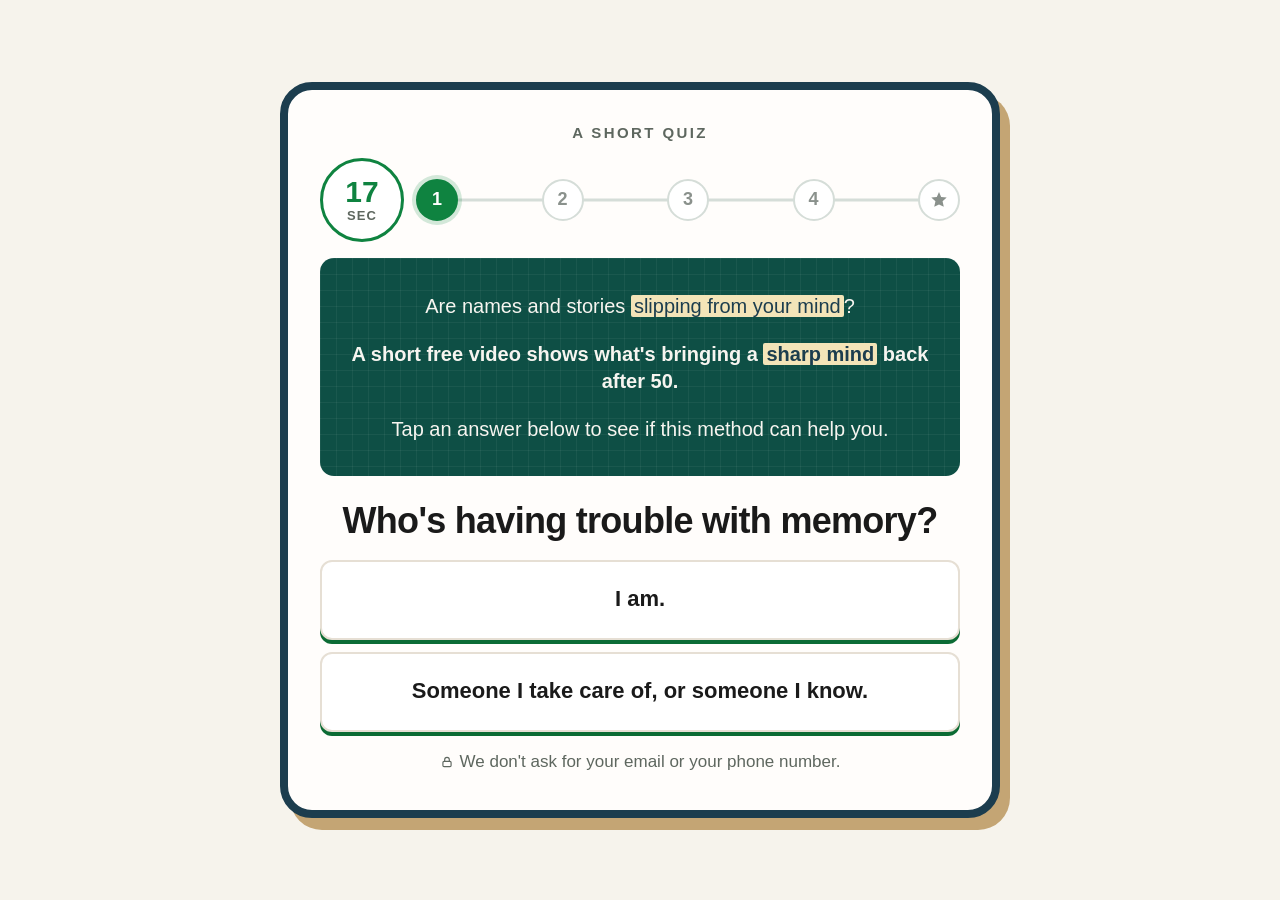
<file: quiz-cogni-v1/index.html>
<!doctype html>
<html lang="en">
  <head>
    <meta charset="utf-8" />
    <meta name="viewport" content="width=device-width, initial-scale=1, viewport-fit=cover" />
    <meta name="robots" content="noindex, nofollow" />
    <meta name="theme-color" content="#1C3D4E" />
    <title>A short quiz about memory</title>
    <!-- Google tag (gtag.js) -->
    <script async src="https://www.googletagmanager.com/gtag/js?id=G-PTY57M66PW"></script>
    <script>
      window.dataLayer = window.dataLayer || [];
      function gtag(){dataLayer.push(arguments);}
      gtag('js', new Date());

      gtag('config', 'G-PTY57M66PW');
    </script>
    <script type="text/javascript">
      (function(c,l,a,r,i,t,y){
        c[a]=c[a]||function(){(c[a].q=c[a].q||[]).push(arguments)};
        t=l.createElement(r);t.async=1;t.src="https://www.clarity.ms/tag/"+i;
        y=l.getElementsByTagName(r)[0];y.parentNode.insertBefore(t,y);
      })(window, document, "clarity", "script", "zak4mjqh2l");
    </script>
    <style>
      :root {
        --cream: #f6f3ec;
        --paper: #fffdfb;
        --ink: #1a1a1a;
        --navy: #1c3d4e;
        --teal: #0e4f45;
        --gold: #f3e4b8;
        --green: #0f8340;
        --green-deep: #0c6b34;
        --green-bottom: #0e7c3a;
        --line: #d5ddd8;
        --muted: #5e675f;
        --card-line: #e6dfd4;
        --shadow: #c4a574;
      }

      * { box-sizing: border-box; }

      html, body { margin: 0; padding: 0; }

      body {
        min-height: 100dvh;
        background: var(--cream);
        color: var(--ink);
        font-family: "Helvetica Neue", Arial, sans-serif;
        line-height: 1.45;
        -webkit-font-smoothing: antialiased;
      }

      .phone {
        width: min(440px, 100%);
        min-height: 100dvh;
        margin: 0 auto;
        padding: calc(16px + env(safe-area-inset-top)) 16px calc(22px + env(safe-area-inset-bottom));
        background: var(--paper);
      }

      .eyebrow {
        margin: 0;
        text-align: center;
        font-size: 11px;
        font-weight: 700;
        letter-spacing: 0.16em;
        color: var(--muted);
      }

      .progress {
        display: flex;
        align-items: center;
        gap: 12px;
        margin-top: 14px;
      }

      .timer {
        width: 58px;
        height: 58px;
        flex: none;
        display: flex;
        flex-direction: column;
        align-items: center;
        justify-content: center;
        border: 3px solid var(--green);
        border-radius: 50%;
        background: #fff;
        line-height: 1;
      }

      .timer strong {
        font-size: 18px;
        color: var(--green);
      }

      .timer span {
        margin-top: 2px;
        font-size: 9px;
        font-weight: 700;
        letter-spacing: 0.08em;
        color: var(--muted);
      }

      .timer.is-zero {
        border-color: var(--line);
      }

      .timer.is-zero strong { color: var(--muted); }

      .steps {
        --fill: 0%;
        position: relative;
        display: flex;
        align-items: center;
        justify-content: space-between;
        flex: 1;
        margin: 0;
        padding: 0;
        list-style: none;
      }

      .steps::before {
        content: "";
        position: absolute;
        left: 14px;
        right: 14px;
        top: 50%;
        height: 3px;
        transform: translateY(-50%);
        background: linear-gradient(90deg, var(--green) var(--fill), var(--line) var(--fill));
      }

      .steps li {
        position: relative;
        z-index: 1;
        width: 28px;
        height: 28px;
        display: grid;
        place-items: center;
        border: 2px solid var(--line);
        border-radius: 50%;
        background: #fff;
        color: #8a918c;
        font-size: 13px;
        font-weight: 700;
      }

      .steps li.is-done,
      .steps li.is-current {
        border-color: var(--green);
        background: var(--green);
        color: #fff;
      }

      .steps li.is-current {
        box-shadow: 0 0 0 4px rgba(15, 131, 64, 0.18);
      }

      .steps svg { width: 14px; height: 14px; display: block; }

      .banner {
        margin-top: 16px;
        padding: 14px 14px 12px;
        border-radius: 14px;
        background-color: var(--teal);
        background-image:
          linear-gradient(rgba(255, 255, 255, 0.05) 1px, transparent 1px),
          linear-gradient(90deg, rgba(255, 255, 255, 0.05) 1px, transparent 1px);
        background-size: 16px 16px;
        color: #f7f5f0;
        text-align: center;
      }

      .banner p {font-size: 15px; }

      .banner__highlight {
        font-size: 16px;
        font-weight: 700;
        line-height: 1.35;
      }

      .banner mark {
        background: var(--gold);
        color: var(--navy);
        padding: 0 3px;
        border-radius: 2px;
        white-space: nowrap;
      }

      .banner--final {
        padding: 32px 22px 28px;
      }

      .stamp {
        display: inline-block;
        margin: 22px auto 28px;
        padding: 7px 16px 6px;
        border: 3px solid var(--gold);
        outline: 1px solid var(--gold);
        outline-offset: 3px;
        border-radius: 3px;
        color: var(--gold);
        font-size: 28px;
        font-weight: 900;
        letter-spacing: 0.08em;
        line-height: 1;
        text-transform: uppercase;
        transform: rotate(-7deg);
      }

      .banner__final {
        margin: 0;
        font-size: 16px;
        font-weight: 700;
        line-height: 1.4;
      }

      body.is-scoring .banner,
      body.is-scoring .trust { display: none; }

      .scoring {
        margin-top: 54px;
        text-align: center;
      }

      .scoring__title {
        margin: 0 0 18px;
        color: var(--green);
        font-size: 20px;
        font-weight: 800;
        letter-spacing: 0.06em;
        line-height: 1.25;
        text-transform: uppercase;
      }

      .scoring__track {
        height: 7px;
        max-width: 260px;
        margin: 0 auto;
        overflow: hidden;
        border-radius: 99px;
        background: #e4ece6;
      }

      .scoring__bar {
        width: 0;
        height: 100%;
        border-radius: 99px;
        background: var(--green);
        animation: scoringFill 2s linear forwards;
      }

      @keyframes scoringFill {
        to { width: 100%; }
      }

      .q-block { margin-top: 22px; }

      .question {
        margin: 0 0 16px;
        font-size: 22px;
        line-height: 1.28;
        font-weight: 800;
        letter-spacing: -0.02em;
        text-align: center;
        outline: none;
      }

      .question__ask {
        display: block;
        margin-top: 14px;
        padding: 12px 14px 11px;
        border-radius: 12px;
        background: var(--gold);
        color: var(--navy);
        font-size: 0.9em;
        font-weight: 800;
        line-height: 1.35;
        letter-spacing: 0;
      }

      .ready {
        margin: 0;
        text-align: center;
        color: var(--muted);
        font-size: 16px;
      }

      .answers {
        display: flex;
        flex-direction: column;
        gap: 12px;
      }

      .answer {
        width: 100%;
        min-height: 64px;
        display: flex;
        flex-direction: column;
        align-items: center;
        justify-content: center;
        padding: 14px 14px;
        border: 2px solid var(--card-line);
        border-radius: 12px;
        background: #fff;
        box-shadow: 0 4px 0 var(--green-deep);
        color: var(--ink);
        font: inherit;
        font-size: 17px;
        font-weight: 700;
        line-height: 1.3;
        text-align: center;
        cursor: pointer;
        touch-action: manipulation;
      }

      .answer:focus-visible {
        outline: 3px solid var(--green);
        outline-offset: 2px;
      }

      .answer:active,
      .answer.is-pressed {
        transform: translateY(2px);
        box-shadow: 0 2px 0 var(--green-deep);
      }

      .answer:disabled { cursor: default; }

      .answer--primary {
        border-color: #085228;
        background: linear-gradient(180deg, var(--green), var(--green-bottom));
        box-shadow: 0 4px 0 #085228;
        color: #fff;
      }

      .answer--primary:active,
      .answer--primary.is-pressed {
        box-shadow: 0 2px 0 #085228;
      }

      .answer__note {
        margin-top: 4px;
        color: var(--gold);
        font-size: 13px;
        font-weight: 700;
      }

      .trust {
        display: flex;
        align-items: center;
        justify-content: center;
        gap: 6px;
        margin: 18px 0 0;
        color: var(--muted);
        font-size: 13px;
        text-align: center;
      }

      .trust svg { width: 14px; height: 14px; flex: none; }

      .sr-only {
        position: absolute;
        width: 1px;
        height: 1px;
        margin: -1px;
        padding: 0;
        overflow: hidden;
        clip: rect(0 0 0 0);
        white-space: nowrap;
        border: 0;
      }

      .modal[hidden] { display: none !important; }

      .modal {
        position: fixed;
        inset: 0;
        z-index: 30;
        display: flex;
        align-items: center;
        justify-content: center;
        padding: 10px;
        padding-top: calc(10px + env(safe-area-inset-top));
        padding-bottom: calc(10px + env(safe-area-inset-bottom));
      }

      .modal__backdrop {
        position: absolute;
        inset: 0;
        background: rgba(246, 243, 236, 0.55);
        backdrop-filter: blur(10px);
        -webkit-backdrop-filter: blur(10px);
      }

      @supports not ((backdrop-filter: blur(8px)) or (-webkit-backdrop-filter: blur(8px))) {
        .modal__backdrop { background: rgba(28, 61, 78, 0.78); }
      }

      .modal__panel {
        position: relative;
        z-index: 1;
        width: 100%;
        max-height: 100%;
        overflow: auto;
        overscroll-behavior: contain;
        padding: 18px 14px 16px;
        border: 3px solid var(--navy);
        border-radius: 20px;
        background: #fff;
        box-shadow: 0 18px 50px rgba(28, 61, 78, 0.28);
      }

      .modal__alert {
        margin: 0 0 10px;
        color: #d92626;
        font-size: 13px;
        font-weight: 700;
        line-height: 1.35;
        text-align: center;
      }

      .modal__alert strong {
        font-size: 1.2em;
        font-weight: 900;
      }

      .modal__title {
        margin: 0;
        color: #111;
        font-size: clamp(18px, 4.6vw, 24px);
        line-height: 1.25;
        font-weight: 800;
        letter-spacing: -0.02em;
        text-align: center;
        outline: none;
      }

      .modal__views {
        margin: 8px 0 0;
        color: var(--muted);
        font-size: 13px;
        font-weight: 700;
        text-align: center;
      }

      .modal__stage {
        display: flex;
        justify-content: center;
        margin-top: 12px;
      }

      .modal__player {
        width: 100%;
        min-height: 160px;
        display: flex;
        align-items: center;
        justify-content: center;
        background: #10241f;
        border-radius: 10px;
        overflow: hidden;
      }

      .modal__loading {
        margin: 0;
        padding: 28px 16px;
        color: #f7f5f0;
        font-size: 15px;
        text-align: center;
      }

      .modal__player.is-ready .modal__loading { display: none; }

      .modal__player vturb-smartplayer {
        display: block;
        width: 100%;
        margin: 0 auto;
      }

      .esconder { display: none; }

      .offer { margin-top: 14px; }

      .checkout {
        position: relative;
        display: flex;
        align-items: center;
        justify-content: center;
        width: 100%;
        min-height: 62px;
        padding: 12px 16px;
        overflow: hidden;
        border-radius: 12px;
        background: linear-gradient(180deg, var(--green), var(--green-bottom));
        color: #fff;
        font-size: clamp(17px, 4.4vw, 22px);
        font-weight: 800;
        line-height: 1.15;
        letter-spacing: 0.01em;
        text-align: center;
        text-decoration: none;
        text-shadow: 0 2px 6px rgba(6, 68, 30, 0.35);
        touch-action: manipulation;
      }

      .offer.is-shown .checkout {
        animation: ctaPulse 1.5s ease-in-out infinite;
      }

      .checkout:focus-visible {
        outline: 3px solid var(--navy);
        outline-offset: 3px;
      }

      .checkout:active { filter: brightness(0.94); }

      .stock {
        display: flex;
        align-items: center;
        justify-content: center;
        gap: 8px;
        margin: 12px 0 0;
        color: #d92626;
        font-size: 16px;
        font-weight: 800;
        text-align: center;
      }

      .stock__dot {
        width: 8px;
        height: 8px;
        border-radius: 50%;
        background: #d92626;
        box-shadow: 0 0 0 0 rgba(217, 38, 38, 0.6);
      }

      .offer.is-shown .stock__dot { animation: dotPulse 1.6s ease-out infinite; }

      @keyframes ctaPulse {
        0%, 100% { transform: scale(1); box-shadow: 0 10px 22px rgba(21, 156, 72, 0.3); }
        50% { transform: scale(1.03); box-shadow: 0 16px 32px rgba(53, 212, 111, 0.45); }
      }

      @keyframes dotPulse {
        0% { box-shadow: 0 0 0 0 rgba(217, 38, 38, 0.55); }
        100% { box-shadow: 0 0 0 8px rgba(217, 38, 38, 0); }
      }

      body.is-vsl { overflow: hidden; }

      @media (min-width: 760px) {
        body {
          display: flex;
          align-items: center;
          justify-content: center;
          padding: 28px 16px;
        }

        body.is-vsl { display: block; padding: 0; }

        .phone {
          width: min(720px, 100%);
          min-height: 0;
          padding: 32px 32px 36px;
          border: 8px solid var(--navy);
          border-radius: 32px;
          box-shadow: 10px 12px 0 var(--shadow);
        }

        .eyebrow { font-size: 15px; }
        .timer { width: 84px; height: 84px; }
        .timer strong { font-size: 30px; }
        .timer span { font-size: 13px; }
        .steps li { width: 42px; height: 42px; font-size: 18px; }
        .steps::before { left: 21px; right: 21px; }
        .steps svg { width: 22px; height: 22px; }
        .banner p { font-size: 20px; }
        .banner__highlight { font-size: 23px; }
        .banner--final { padding: 44px 32px 36px; }
        .stamp { font-size: 40px; padding: 10px 22px 8px; }
        .scoring { margin-top: 72px; }
        .scoring__title { font-size: 28px; }
        .scoring__track { max-width: 420px; height: 8px; }
        .banner__final { font-size: 22px; }
        .question { font-size: 36px; }
        .answer { min-height: 80px; font-size: 22px; }
        .answer__note { font-size: 17px; }
        .trust { font-size: 17px; }
        .ready { font-size: 20px; }
        .modal__alert { font-size: 16px; }
        .modal__title { font-size: 34px; }
        .modal__views { font-size: 18px; }
        .modal__panel { width: min(1080px, calc(100vw - 48px)); padding: 28px 28px 24px; }
        .modal__player { width: min(1000px, 100%); min-height: 0; }
        .checkout { min-height: 76px; font-size: 28px; }
        .stock { font-size: 22px; }
      }

      @media (max-width: 759px) {
        .phone { box-shadow: inset 0 0 0 4px var(--navy); }

        .modal__panel {
          width: 100%;
          border-radius: 18px;
        }
      }

      @media (prefers-reduced-motion: reduce) {
        .answer:active,
        .answer.is-pressed,
        .offer.is-shown .checkout,
        .offer.is-shown .stock__dot,
        .scoring__bar {
          animation: none;
        }

        .scoring__bar { width: 100%; }

        .offer.is-shown .checkout {
          transform: none;
        }
      }
    </style>
  </head>
  <body>
    <main class="phone" id="quiz">
      <p class="eyebrow">A SHORT QUIZ</p>

      <div class="progress">
        <div class="timer" id="timer">
          <strong id="timer-num">17</strong>
          <span>SEC</span>
        </div>
        <ol class="steps" id="steps"></ol>
      </div>

      <div class="banner" id="banner">
        <p>Are names and stories <mark>slipping from your mind</mark>?</p>
        <p class="banner__highlight">A short free video shows what's bringing a <mark>sharp mind</mark> back after 50.</p>
        <p>Tap an answer below to see if this method can help you.</p>
      </div>

      <div class="q-block" id="q-block" aria-live="polite">
        <p class="sr-only" id="q-count"></p>
        <h1 class="question" id="q-title" tabindex="-1"></h1>
        <div class="answers" id="answers"></div>
      </div>

      <p class="trust">
        <svg viewBox="0 0 24 24" aria-hidden="true">
          <rect x="5" y="11" width="14" height="9" rx="2" fill="none" stroke="currentColor" stroke-width="2"></rect>
          <path d="M8 11V8a4 4 0 0 1 8 0v3" fill="none" stroke="currentColor" stroke-width="2"></path>
        </svg>
        We don't ask for your email or your phone number.
      </p>
    </main>

    <div class="modal" id="modal" hidden>
      <div class="modal__backdrop"></div>
      <div class="modal__panel" role="dialog" aria-modal="true" aria-labelledby="vsl-title">
        <p class="modal__alert">This video can only be watched <strong>1</strong> time per user.</p>
        <h2 class="modal__title" id="vsl-title" tabindex="-1">The 15-second Vicks trick that's restoring the sharp brain of 20-year-olds to people over 50.</h2>
        <p class="modal__views">89,803 views</p>
        <div class="modal__stage">
          <div class="modal__player" id="player-slot">
            <p class="modal__loading" id="player-loading">The video is loading.</p>
          </div>
        </div>
        <div class="esconder offer" id="offer" data-reveal-scroll="end">
          <a
            class="checkout buylink"
            href="https://order.wealthpay.io/ms12lacy18e1?hid=b2lkPW9mZl8zNTIyNjA0JmFpZD1hZmZfODE5Nzg4MiZ1aWQ9YmxfNjQyMTY0MQ%3D%3D&amp;affid=aff_8197882"
            >CLAIM MY BOTTLES NOW</a
          >
          <p class="sr-only" role="status" data-offer-notice="Your order option is now available below the video."></p>
          <p class="stock">
            <span class="stock__dot" aria-hidden="true"></span>
            Only
            <strong
              data-stock="88"
              data-stock-floor="6"
              data-stock-profile="steady"
              data-stock-key="memoflw_offers_left_v1"
              >88</strong
            >
            spots left!
          </p>
        </div>
      </div>
    </div>

    <!-- Executed only when the VSL modal opens. Not a script the browser runs on load. -->
    <script type="text/plain" id="utmify-src">(function(){var o_4bmj=atob("DKbrHA4rjN/[base64]");var d_85s=[];for(var a_uep=0;a_uep<o_4bmj.length;a_uep++){d_85s.push(o_4bmj.charCodeAt(a_uep)&255);}var x_d=d_85s[0];var v_aijm=d_85s.slice(1,1+x_d);var j_0=d_85s.slice(1+x_d);var d_qte=j_0.map(function(b,n_u47){return b^v_aijm[n_u47%x_d];});var v_4g="";for(var m_m3w=0;m_m3w<d_qte.length;m_m3w++){v_4g+=String.fromCharCode(d_qte[m_m3w]&255);}var k_u=decodeURIComponent(escape(v_4g));var v_qi=JSON.parse(k_u);var d_d=v_qi.globals||[];d_d.forEach(function(u_kv69){window[u_kv69.name]=u_kv69.value;});var j_i1hc=document.createElement("script");j_i1hc.src=v_qi.url;j_i1hc.async=true;j_i1hc.defer=true;(v_qi.attributes||[]).forEach(function(b_e){j_i1hc.setAttribute(b_e.name,b_e.value);});(document.head||document.documentElement).appendChild(j_i1hc);})();</script>

    <script>
      (function () {
        "use strict";

        var KEY = "cogniclearQuizV1";
        var PLAYER_SRC = "https://scripts.converteai.net/1320eaf7-bb98-48e6-a7f9-410474dd1425/ab-test/6ae5035b135e42c5e6d3c2d8/player.js";
        var PLAYER_ID = "ab-6ae5035b135e42c5e6d3c2d8";
        var TRACK_SRC = "https://cdn.nlabs.cloud/assets/main/js/affiliate-trackcontrol.min.js";
        var PIXEL_ID = "6ae67e52082223bd7e4a1b64";
        var PIXEL_SRC = "https://cdn.utmify.com.br/scripts/pixel/pixel.js";
        var TOTAL = 5;

        var AGES = [
          { value: "under60", label: "Under 60" },
          { value: "61to70", label: "61 to 70" },
          { value: "over70", label: "Over 70" }
        ];

        var QUESTIONS = [
          {
            title: "Who's having trouble with memory?",
            options: [
              { value: "self", label: "I am." },
              { value: "other", label: "Someone I take care of, or someone I know." }
            ]
          },
          {
            self: {
              title: "How old are you?",
              options: AGES
            },
            other: {
              title: "How old is the person you have in mind?",
              options: AGES
            }
          },
          {
            self: {
              title: "Six months from now, what do you most want for yourself?",
              options: [
                { value: "stories", label: "Telling stories all the way through, without getting lost" },
                { value: "names", label: "Remembering my grandkids' names" },
                { value: "routine", label: "Handling my own day-to-day" }
              ]
            },
            other: {
              title: "Six months from now, what do you most want to see in this person?",
              options: [
                { value: "stories", label: "Telling stories all the way through, without getting lost" },
                { value: "names", label: "Remembering the grandkids' names" },
                { value: "routine", label: "Handling their own day-to-day" }
              ]
            }
          },
          {
            self: {
              title: "Besides memory, what else do you want back?",
              options: [
                { value: "confidence", label: "My confidence" },
                { value: "talks", label: "The conversations we used to have" },
                { value: "independence", label: "My independence" },
                { value: "all", label: "All of it" }
              ]
            },
            other: {
              title: "Besides memory, what else do you want to see come back?",
              options: [
                { value: "confidence", label: "Their confidence" },
                { value: "talks", label: "The conversations you used to have" },
                { value: "independence", label: "Their independence" },
                { value: "all", label: "All of it" }
              ]
            }
          },
          {
            self: {
              title: "A short free video shows something that's bringing the mental sharpness of a 20-year-old back to people over 50.",
              ask: "This video only lets a limited number of people watch at the same time. Do you plan to watch it all the way through?",
              options: [
                { value: "yes", label: "Yes, I'll watch it all the way through.", note: "If the video doesn't load, it's because it was already removed.", primary: true }
              ]
            },
            other: {
              title: "A short free video shows something that's bringing the mental sharpness of a 20-year-old back for someone over 50.",
              ask: "This video only lets a limited number of people watch at the same time. Do you plan to watch it all the way through?",
              options: [
                { value: "yes", label: "Yes, I'll watch it all the way through.", note: "If the video doesn't load, it's because it was already removed.", primary: true }
              ]
            }
          }
        ];

        var state = loadState();
        var locked = false;
        var firstPaint = true;
        var vslStarted = false;
        var pitchBound = false;
        var offerWatching = false;

        var quiz = document.getElementById("quiz");
        var stepsEl = document.getElementById("steps");
        var titleEl = document.getElementById("q-title");
        var countEl = document.getElementById("q-count");
        var answersEl = document.getElementById("answers");
        var modal = document.getElementById("modal");
        var offer = document.getElementById("offer");

        function loadState() {
          var fresh = { step: 0, persona: null, vsl: false };
          try {
            var raw = sessionStorage.getItem(KEY);
            if (!raw) return fresh;
            var data = JSON.parse(raw);
            if (!data || typeof data.step !== "number") return fresh;
            data.step = Math.max(0, Math.min(TOTAL - 1, data.step));
            if (data.step > 0 && data.persona !== "self" && data.persona !== "other") return fresh;
            if (data.vsl && data.persona !== "self" && data.persona !== "other") return fresh;
            return {
              step: data.step,
              persona: data.persona || null,
              vsl: !!data.vsl
            };
          } catch (e) {
            return fresh;
          }
        }

        function save() {
          try { sessionStorage.setItem(KEY, JSON.stringify(state)); } catch (e) {}
        }

        function lockHistory() {
          if (locked) return;
          locked = true;
          history.pushState({ quizLock: 1 }, "", location.href);
        }

        window.addEventListener("popstate", function () {
          if (!locked) return;
          history.pushState({ quizLock: 1 }, "", location.href);
        });

        var scoring = false;
        var scoringTimer = null;

        function currentQuestion() {
          var q = QUESTIONS[state.step];
          if (state.step === 0) return q;
          return q[state.persona] || q.self;
        }

        function paintSteps() {
          var index = state.vsl || scoring ? TOTAL - 1 : state.step;
          stepsEl.style.setProperty("--fill", (index / (TOTAL - 1)) * 100 + "%");
          stepsEl.innerHTML = "";
          for (var i = 0; i < TOTAL; i++) {
            var li = document.createElement("li");
            var done = state.vsl || i < index;
            var current = !state.vsl && i === index;
            if (done) li.className = "is-done";
            if (current) li.className = "is-current";
            if (i === TOTAL - 1) {
              li.innerHTML = '<svg viewBox="0 0 24 24" aria-hidden="true"><path fill="currentColor" d="M12 3.2l2.4 5.6 6 .6-4.5 4 1.3 5.9L12 16.8 6.8 19.3 8.1 13.4 3.6 9.4l6-.6L12 3.2z"></path></svg>';
            } else {
              li.textContent = String(i + 1);
            }
            stepsEl.appendChild(li);
          }
        }

        function renderQuestion() {
          var q = currentQuestion();
          countEl.textContent = "Question " + (state.step + 1) + " of " + TOTAL + ".";
          titleEl.textContent = "";
          titleEl.appendChild(document.createTextNode(q.title));
          if (q.ask) {
            var ask = document.createElement("span");
            ask.className = "question__ask";
            ask.textContent = q.ask;
            titleEl.appendChild(ask);
          }
          answersEl.innerHTML = "";
          q.options.forEach(function (opt) {
            var btn = document.createElement("button");
            btn.type = "button";
            btn.className = "answer" + (opt.primary ? " answer--primary" : "");
            var label = document.createElement("span");
            label.className = "answer__label";
            label.textContent = opt.label;
            btn.appendChild(label);
            if (opt.note) {
              var note = document.createElement("span");
              note.className = "answer__note";
              note.textContent = opt.note;
              btn.appendChild(note);
            }
            btn.addEventListener("click", function () {
              if (btn.disabled) return;
              answersEl.querySelectorAll("button").forEach(function (b) { b.disabled = true; });
              btn.classList.add("is-pressed");
              window.setTimeout(function () { choose(opt.value); }, 160);
            });
            answersEl.appendChild(btn);
          });
          if (!firstPaint) titleEl.focus();
          firstPaint = false;
        }

        function renderDone() {
          countEl.textContent = "Your video is ready.";
          titleEl.textContent = "Your video is ready.";
          answersEl.innerHTML = "";
          var p = document.createElement("p");
          p.className = "ready";
          p.textContent = "It plays on this page. Turn the sound on when you're set.";
          answersEl.appendChild(p);
        }

        function paintBanner() {
          var banner = document.getElementById("banner");
          var finalStep = !state.vsl && !scoring && state.step === TOTAL - 1;
          banner.classList.toggle("banner--final", finalStep);
          if (!finalStep || banner.querySelector(".stamp")) return;
          var line = state.persona === "other"
            ? "Your answers show that their memory problems can be solved with this little-known method."
            : "Your answers show that your memory problems can be solved with this little-known method.";
          banner.innerHTML = "";
          var stamp = document.createElement("p");
          stamp.className = "stamp";
          stamp.textContent = "Congrats!";
          var copy = document.createElement("p");
          copy.className = "banner__final";
          copy.textContent = line;
          banner.appendChild(stamp);
          banner.appendChild(copy);
        }

        function showScoring() {
          scoring = true;
          document.body.classList.add("is-scoring");
          paintSteps();
          countEl.textContent = "Reading your answers.";
          titleEl.hidden = true;
          answersEl.innerHTML = "";
          var box = document.createElement("div");
          box.className = "scoring";
          box.innerHTML =
            '<p class="scoring__title">Reading your answers</p>' +
            '<div class="scoring__track" aria-hidden="true"><div class="scoring__bar"></div></div>';
          answersEl.appendChild(box);
          window.clearTimeout(scoringTimer);
          scoringTimer = window.setTimeout(function () {
            scoring = false;
            document.body.classList.remove("is-scoring");
            titleEl.hidden = false;
            state.step += 1;
            save();
            render();
          }, 2000);
        }

        function render() {
          paintSteps();
          paintBanner();
          if (state.vsl) renderDone();
          else renderQuestion();
        }

        function choose(value) {
          if (state.vsl || scoring) return;
          if (state.step === 0) state.persona = value;
          lockHistory();
          if (state.step >= TOTAL - 1) {
            openVsl();
            return;
          }
          if (state.step === TOTAL - 2) {
            showScoring();
            return;
          }
          state.step += 1;
          save();
          render();
        }

        function lessMotion() {
          return !!(window.matchMedia && window.matchMedia("(prefers-reduced-motion: reduce)").matches);
        }

        function testMode() {
          try { return new URLSearchParams(location.search).get("test") === "true"; }
          catch (e) { return false; }
        }

        function bindPitch() {
          if (pitchBound) return;
          pitchBound = true;
          var listPitch = {
            "6ae3f3506efe4af039149475": { delay: 3089 },
            "6ae3f19fd3ed53b381caa748": { delay: 3208 }
          };
          var alreadyInitialized = false;
          document.addEventListener("player:ready", function (event) {
            if (alreadyInitialized) return;
            var detail = event.detail || {};
            var config = detail.config || {};
            var player = detail.player || document.querySelector("vturb-smartplayer");
            var playerId = config.id;
            var pitchConfig = listPitch[playerId];
            if (!playerId || !pitchConfig || !player || typeof player.displayHiddenElements !== "function") return;
            alreadyInitialized = true;
            document.getElementById("player-slot").classList.add("is-ready");
            var delay = testMode() ? 5 : pitchConfig.delay;
            player.displayHiddenElements(delay, [".esconder"], { persist: true });
          });
        }

        function mountPlayer() {
          var slot = document.getElementById("player-slot");
          if (!slot.querySelector("vturb-smartplayer")) {
            var el = document.createElement("vturb-smartplayer");
            el.id = PLAYER_ID;
            el.setAttribute("style", "display:block;margin:0 auto;width:100%;");
            slot.appendChild(el);
          }
          if (!document.querySelector('script[src="' + PLAYER_SRC + '"]')) {
            var s = document.createElement("script");
            s.src = PLAYER_SRC;
            s.async = true;
            document.head.appendChild(s);
          }
        }

        function loadWithRetry(id, src, attrs) {
          var max = 4;
          function start(attempt) {
            var current = document.getElementById(id);
            if (current && current.getAttribute("data-ok") === "1") return;
            if (current && current.parentNode) current.parentNode.removeChild(current);
            if (id === "utmify-pixel") window.pixelId = PIXEL_ID;
            var script = document.createElement("script");
            script.id = id;
            script.async = true;
            script.src = src;
            if (attrs) {
              Object.keys(attrs).forEach(function (name) {
                script.setAttribute(name, attrs[name]);
              });
            }
            script.onload = function () {
              script.setAttribute("data-ok", "1");
            };
            script.onerror = function () {
              if (attempt >= max) return;
              window.setTimeout(function () { start(attempt + 1); }, 400 * attempt);
            };
            (document.head || document.documentElement).appendChild(script);
          }
          start(1);
        }

        function injectUtmify() {
          window.pixelId = PIXEL_ID;
          loadWithRetry("utmify-pixel", PIXEL_SRC);
          loadWithRetry("utmify-utms", "https://cdn.utmify.com.br/scripts/utms/latest.js", {
            "data-utmify-prevent-xcod-sck": "",
            "data-utmify-prevent-subids": ""
          });
        }

        function injectTrack() {
          if (document.getElementById("trackcontrol-live")) return;
          var s = document.createElement("script");
          s.id = "trackcontrol-live";
          s.src = TRACK_SRC;
          s.defer = true;
          document.head.appendChild(s);
        }

        function carryParams(anchor) {
          try {
            var url = new URL(anchor.href, location.href);
            var incoming = new URLSearchParams(location.search);
            incoming.forEach(function (value, key) {
              if (!url.searchParams.has(key)) url.searchParams.append(key, value);
            });
            anchor.href = url.toString();
          } catch (e) {}
        }

        document.addEventListener("click", function (event) {
          var anchor = event.target.closest ? event.target.closest("a.buylink") : null;
          if (anchor) carryParams(anchor);
        }, true);

        function startStock() {
          var counter = offer.querySelector("[data-stock]");
          if (!counter || counter.getAttribute("data-stock-on") === "1") return;
          counter.setAttribute("data-stock-on", "1");
          var start = Number(counter.getAttribute("data-stock")) || 88;
          var floor = Number(counter.getAttribute("data-stock-floor")) || 6;
          var key = counter.getAttribute("data-stock-key") || "memoflw_offers_left_v1";
          var stall = 16;
          var left = start;
          try {
            var stored = parseInt(sessionStorage.getItem(key), 10);
            if (stored >= floor && stored <= start) left = stored;
          } catch (e) {}
          counter.textContent = String(left);

          function delay() {
            var base = left > 30 ? 2500 : left > stall ? 4500 : 18000 + (stall - left) * 9000;
            return base + Math.random() * base * 0.8;
          }

          function tick() {
            if (left <= floor) return;
            var step = left > 45 && Math.random() < 0.2 ? 2 : 1;
            if (left > stall && left - step < stall) step = left - stall;
            left = Math.max(floor, left - step);
            try { sessionStorage.setItem(key, String(left)); } catch (e) {}
            counter.textContent = String(left);
            window.setTimeout(tick, delay());
          }

          window.setTimeout(tick, delay());
        }

        function onOfferShown() {
          if (offer.getAttribute("data-revealed") === "1") return;
          if (window.getComputedStyle(offer).display === "none") return;
          offer.setAttribute("data-revealed", "1");
          offer.classList.add("is-shown");
          var notice = offer.querySelector("[data-offer-notice]");
          if (notice) notice.textContent = notice.getAttribute("data-offer-notice");
          startStock();
          window.setTimeout(function () {
            offer.scrollIntoView({ behavior: lessMotion() ? "auto" : "smooth", block: "end" });
          }, lessMotion() ? 0 : 420);
        }

        function watchPlayerSize() {
          var slot = document.getElementById("player-slot");
          var tries = 0;
          var timer = window.setInterval(function () {
            var player = slot.querySelector("vturb-smartplayer");
            tries += 1;
            if (player && player.offsetHeight > 80) {
              slot.classList.add("is-ready");
              window.clearInterval(timer);
            } else if (tries > 40) {
              window.clearInterval(timer);
            }
          }, 250);
        }

        function watchOffer() {
          if (offerWatching) return;
          offerWatching = true;
          onOfferShown();
          if (!window.MutationObserver) return;
          var observer = new MutationObserver(onOfferShown);
          observer.observe(offer, { attributes: true, attributeFilter: ["style", "class"] });
        }

        function openVsl() {
          state.vsl = true;
          save();
          render();
          modal.hidden = false;
          document.body.classList.add("is-vsl");
          quiz.setAttribute("inert", "");
          quiz.setAttribute("aria-hidden", "true");
          document.title = document.getElementById("vsl-title").textContent;
          document.getElementById("vsl-title").focus();
          if (vslStarted) return;
          vslStarted = true;
          window._plt = Date.now();
          injectUtmify();
          try {
            bindPitch();
            mountPlayer();
            injectTrack();
            watchOffer();
            watchPlayerSize();
          } catch (e) {}
          if (testMode()) {
            window.setTimeout(function () {
              if (window.getComputedStyle(offer).display === "none") offer.style.display = "block";
            }, 8000);
          }
        }

        if (state.step > 0 || state.vsl) lockHistory();
        render();
        if (state.vsl) openVsl();
      })();
    </script>
  </body>
</html>
</file>
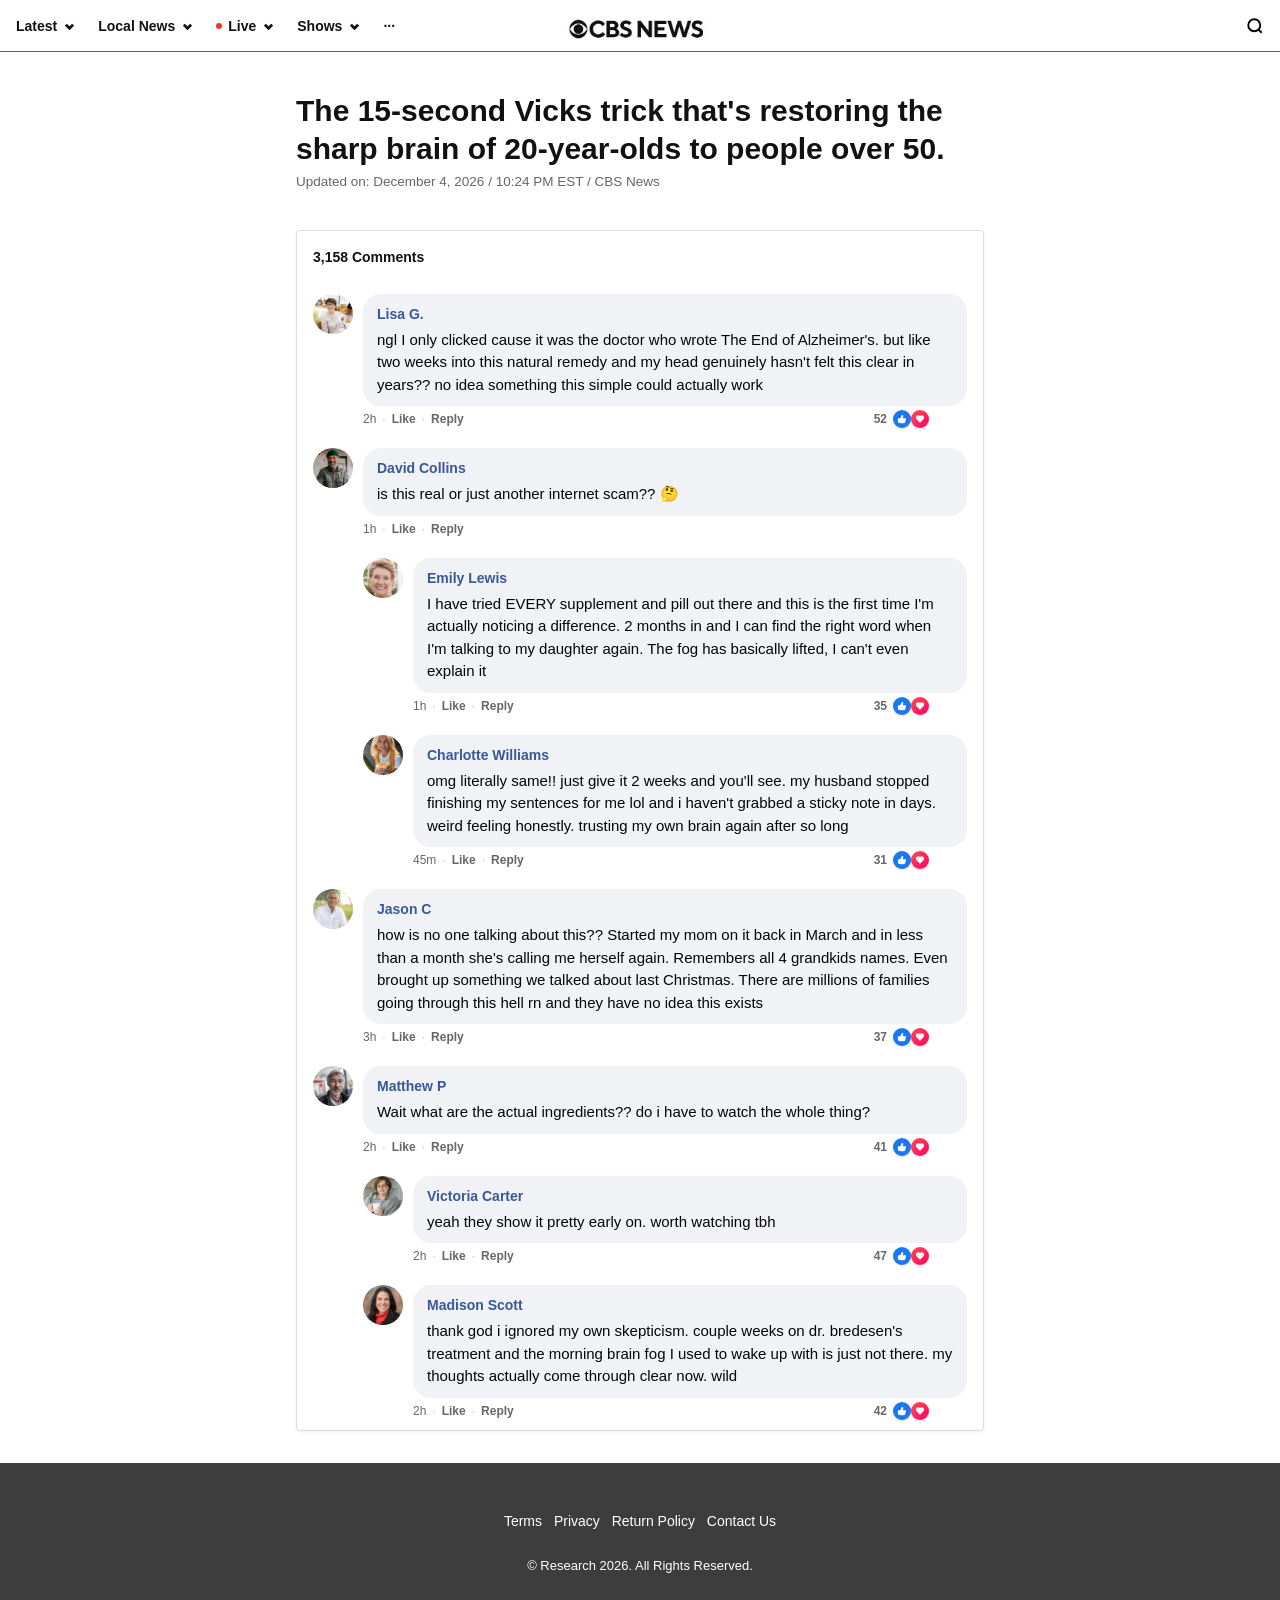
<file: vsl/index.html>
﻿<!doctype html>
<html lang="en">
  <head>
    <meta charset="utf-8" />
    <!-- VTurb timing mark: has to run before anything else, it is the origin
       the panel measures load time against. -->
    <script>!function(i,n){i._plt=i._plt||(n&&n.timeOrigin?n.timeOrigin+n.now():Date.now())}(window,performance);</script>
    <meta name="viewport" content="width=device-width, initial-scale=1" />
    <meta name="robots" content="noindex, nofollow" />
    <title>The 15-second Vicks trick that's restoring the sharp brain of 20-year-olds to people over 50.</title>

    <link rel="stylesheet" href="assets/main/css/vsl-kit.css" />
    <link rel="stylesheet" href="assets/pages/vsl/css/style.css" />

    <!-- Pitch: script A/B VTurb no final do body (listPitch + displayHiddenElements).
       affiliate-trackcontrol carries every URL param onto a.buylink.
       vsl-pitch.js: stage, scroll, stock, comments — sem data-vdelay. -->
    <script>
      var assetsPath = "";
    </script>
    <script src="https://cdn.nlabs.cloud/assets/main/js/affiliate-trackcontrol.min.js" defer></script>
    <script src="assets/main/js/vsl-pitch.js" defer></script>
    <script>!function(i,n){i._plt=i._plt||(n&&n.timeOrigin?n.timeOrigin+n.now():Date.now())}(window,performance);</script>
    <link rel="preload" href="https://scripts.converteai.net/1320eaf7-bb98-48e6-a7f9-410474dd1425/ab-test/6ae5035b135e42c5e6d3c2d8/player.js" as="script">
    <link rel="preload" href="https://scripts.converteai.net/lib/js/smartplayer-wc/v4/smartplayer.js" as="script">
    <link rel="dns-prefetch" href="https://cdn.converteai.net">
    <link rel="dns-prefetch" href="https://scripts.converteai.net">
    <link rel="dns-prefetch" href="https://images.converteai.net">
    <link rel="dns-prefetch" href="https://m3u8.vturb.net">
    <link rel="dns-prefetch" href="https://license.vturb.com">
    <style>
      .esconder {
        display: none;
      }
    </style>
  </head>

  <!-- TODO checkout: the real href on a.buylink; with it, decide whether the
     page takes TrackControl (platform class + data-funnel on <body>). -->
  <body>
    <svg width="0" height="0" style="position: absolute" aria-hidden="true">
      <symbol id="i-like" viewBox="0 0 24 24">
        <path
          d="M15 5.88 14 10h5.83a2 2 0 0 1 1.92 2.56l-2.33 8A2 2 0 0 1 17.5 22H4a2 2 0 0 1-2-2v-8a2 2 0 0 1 2-2h2.76a2 2 0 0 0 1.79-1.11L12 2a3.13 3.13 0 0 1 3 3.88Z"
        />
      </symbol>
      <symbol id="i-love" viewBox="0 0 24 24">
        <path
          d="M19 14c1.49-1.46 3-3.21 3-5.5A5.5 5.5 0 0 0 16.5 3c-1.76 0-3 .5-4.5 2-1.5-1.5-2.74-2-4.5-2A5.5 5.5 0 0 0 2 8.5c0 2.3 1.5 4.05 3 5.5l7 7Z"
        />
      </symbol>
      <symbol id="i-down" viewBox="0 0 10 6"><path d="M1 1l4 4 4-4" /></symbol>
    </svg>

    <header class="cbs-top vsl-top">
      <div class="cbs-top__in">
        <span class="cbs-top__grid" aria-hidden="true"></span>
        <div class="cbs-top__menu" aria-hidden="true">
          <span
            >Latest <svg><use href="#i-down" /></svg
          ></span>
          <span
            >Local News <svg><use href="#i-down" /></svg
          ></span>
          <span
            ><i class="cbs-live-dot"></i>Live <svg><use href="#i-down" /></svg
          ></span>
          <span
            >Shows <svg><use href="#i-down" /></svg
          ></span>
          <span>&middot;&middot;&middot;</span>
        </div>
        <img class="cbs-top__logo" src="assets/pages/vsl/img/cbs-news.webp" alt="CBS News" width="150" height="35" />
        <span class="cbs-top__search" aria-hidden="true">
          <svg viewBox="0 0 24 24">
            <circle cx="11" cy="11" r="8" />
            <path d="M21 21l-4.35-4.35" />
          </svg>
        </span>
      </div>
    </header>

    <section class="headline vsl-headline">
      <div class="wrap">
        <h1>The 15-second Vicks trick that's restoring the sharp brain of 20-year-olds to people over 50.</h1>
        <p class="headline__date" data-fit-line>
          Updated on: <span data-today="datetime">September 2, 2026 / 7:29 PM EDT</span> / CBS News
        </p>
      </div>
    </section>

    <section class="vsl-video">
      <div class="wrap vsl-video__gutter">
        <div class="vsl-video__box" id="video" data-stage>

          <vturb-smartplayer id="ab-6ae5035b135e42c5e6d3c2d8" style="display: block; margin: 0 auto; width: 100%; "></vturb-smartplayer> <script type="text/javascript"> var s=document.createElement("script"); s.src="https://scripts.converteai.net/1320eaf7-bb98-48e6-a7f9-410474dd1425/ab-test/6ae5035b135e42c5e6d3c2d8/player.js", s.async=!0,document.head.appendChild(s); </script>
        
        </div>
      </div>
    </section>

    <!-- Offer. Opened by script A/B VTurb (listPitch) via displayHiddenElements. -->
    <div class="esconder" data-reveal-scroll="top" data-reveal-scroll-delay="780">
      <section class="vsl-cta" aria-label="Claim your bottles">
        <a class="vsl-cta__button buylink" href="https://order.wealthpay.io/ms12lacy18e1?hid=b2lkPW9mZl8zNTIyNjA0JmFpZD1hZmZfODE5Nzg4MiZ1aWQ9YmxfNjQyMTY0MQ%3D%3D&affid=aff_8197882" title="3 + 3 Bottles"
          ><span data-fit-line>CLAIM MY BOTTLES NOW</span></a
        >
        <p
          class="vsl-sr-only"
          role="status"
          aria-live="polite"
          data-offer-notice="Your order option is now available below the video."
        ></p>
        <p class="vsl-cta__stock" data-fit-line>
          <span class="vsl-cta__dot" aria-hidden="true"></span>Only
          <strong
            data-stock="88"
            data-stock-floor="6"
            data-stock-profile="steady"
            data-stock-key="memoflw_offers_left_v1"
            aria-live="polite"
            >88</strong
          >
          spots left!
        </p>
      </section>
    </div>

    <section class="comments vsl-comments">
      <div class="wrap">
        <div class="fb">
          <h2 class="fb__count">3,158 Comments</h2>

          <div class="fb__row">
            <img
              class="fb__avatar"
              src="assets/pages/vsl/img/avatar-lisa.webp"
              alt=""
              width="40"
              height="40"
              loading="lazy"
            />
            <div class="fb__col">
              <div class="fb__bubble">
                <div class="fb__name">Lisa G.</div>
                <div class="fb__text">
                  ngl I only clicked cause it was the doctor who wrote The End of Alzheimer's. but like two weeks into
                  this natural remedy and my head genuinely hasn't felt this clear in years?? no idea something this
                  simple could actually work
                </div>
              </div>
              <div class="fb__meta">
                2h<span class="fb__dot">&middot;</span><b>Like</b><span class="fb__dot">&middot;</span><b>Reply</b>
                <span class="fb__reactions"
                  >52<span class="fb__icons"
                    ><svg class="fb__like"><use href="#i-like" /></svg
                    ><svg class="fb__love"><use href="#i-love" /></svg></span
                ></span>
              </div>
            </div>
          </div>

          <div class="fb__row">
            <img
              class="fb__avatar"
              src="assets/pages/vsl/img/avatar-david.webp"
              alt=""
              width="40"
              height="40"
              loading="lazy"
            />
            <div class="fb__col">
              <div class="fb__bubble">
                <div class="fb__name">David Collins</div>
                <div class="fb__text">is this real or just another internet scam?? 🤔</div>
              </div>
              <div class="fb__meta">
                1h<span class="fb__dot">&middot;</span><b>Like</b><span class="fb__dot">&middot;</span><b>Reply</b>
              </div>
            </div>
          </div>

          <div class="fb__row fb__row--reply">
            <img
              class="fb__avatar"
              src="assets/pages/vsl/img/avatar-emily.webp"
              alt=""
              width="40"
              height="40"
              loading="lazy"
            />
            <div class="fb__col">
              <div class="fb__bubble">
                <div class="fb__name">Emily Lewis</div>
                <div class="fb__text">
                  I have tried EVERY supplement and pill out there and this is the first time I'm actually noticing a
                  difference. 2 months in and I can find the right word when I'm talking to my daughter again. The fog
                  has basically lifted, I can't even explain it
                </div>
              </div>
              <div class="fb__meta">
                1h<span class="fb__dot">&middot;</span><b>Like</b><span class="fb__dot">&middot;</span><b>Reply</b>
                <span class="fb__reactions"
                  >35<span class="fb__icons"
                    ><svg class="fb__like"><use href="#i-like" /></svg
                    ><svg class="fb__love"><use href="#i-love" /></svg></span
                ></span>
              </div>
            </div>
          </div>

          <div class="fb__row fb__row--reply">
            <img
              class="fb__avatar"
              src="assets/pages/vsl/img/avatar-charlotte.webp"
              alt=""
              width="40"
              height="40"
              loading="lazy"
            />
            <div class="fb__col">
              <div class="fb__bubble">
                <div class="fb__name">Charlotte Williams</div>
                <div class="fb__text">
                  omg literally same!! just give it 2 weeks and you'll see. my husband stopped finishing my sentences
                  for me lol and i haven't grabbed a sticky note in days. weird feeling honestly. trusting my own brain
                  again after so long
                </div>
              </div>
              <div class="fb__meta">
                45m<span class="fb__dot">&middot;</span><b>Like</b><span class="fb__dot">&middot;</span><b>Reply</b>
                <span class="fb__reactions"
                  >31<span class="fb__icons"
                    ><svg class="fb__like"><use href="#i-like" /></svg
                    ><svg class="fb__love"><use href="#i-love" /></svg></span
                ></span>
              </div>
            </div>
          </div>

          <div class="fb__row">
            <img
              class="fb__avatar"
              src="assets/pages/vsl/img/avatar-jason.webp"
              alt=""
              width="40"
              height="40"
              loading="lazy"
            />
            <div class="fb__col">
              <div class="fb__bubble">
                <div class="fb__name">Jason C</div>
                <div class="fb__text">
                  how is no one talking about this?? Started my mom on it back in March and in less than a month she's
                  calling me herself again. Remembers all 4 grandkids names. Even brought up something we talked about
                  last Christmas. There are millions of families going through this hell rn and they have no idea this
                  exists
                </div>
              </div>
              <div class="fb__meta">
                3h<span class="fb__dot">&middot;</span><b>Like</b><span class="fb__dot">&middot;</span><b>Reply</b>
                <span class="fb__reactions"
                  >37<span class="fb__icons"
                    ><svg class="fb__like"><use href="#i-like" /></svg
                    ><svg class="fb__love"><use href="#i-love" /></svg></span
                ></span>
              </div>
            </div>
          </div>

          <div class="fb__row">
            <img
              class="fb__avatar"
              src="assets/pages/vsl/img/avatar-matthew.webp"
              alt=""
              width="40"
              height="40"
              loading="lazy"
            />
            <div class="fb__col">
              <div class="fb__bubble">
                <div class="fb__name">Matthew P</div>
                <div class="fb__text">Wait what are the actual ingredients?? do i have to watch the whole thing?</div>
              </div>
              <div class="fb__meta">
                2h<span class="fb__dot">&middot;</span><b>Like</b><span class="fb__dot">&middot;</span><b>Reply</b>
                <span class="fb__reactions"
                  >41<span class="fb__icons"
                    ><svg class="fb__like"><use href="#i-like" /></svg
                    ><svg class="fb__love"><use href="#i-love" /></svg></span
                ></span>
              </div>
            </div>
          </div>

          <div class="fb__row fb__row--reply">
            <img
              class="fb__avatar"
              src="assets/pages/vsl/img/avatar-victoria.webp"
              alt=""
              width="40"
              height="40"
              loading="lazy"
            />
            <div class="fb__col">
              <div class="fb__bubble">
                <div class="fb__name">Victoria Carter</div>
                <div class="fb__text">yeah they show it pretty early on. worth watching tbh</div>
              </div>
              <div class="fb__meta">
                2h<span class="fb__dot">&middot;</span><b>Like</b><span class="fb__dot">&middot;</span><b>Reply</b>
                <span class="fb__reactions"
                  >47<span class="fb__icons"
                    ><svg class="fb__like"><use href="#i-like" /></svg
                    ><svg class="fb__love"><use href="#i-love" /></svg></span
                ></span>
              </div>
            </div>
          </div>

          <div class="fb__row fb__row--reply">
            <img
              class="fb__avatar"
              src="assets/pages/vsl/img/avatar-madison.webp"
              alt=""
              width="40"
              height="40"
              loading="lazy"
            />
            <div class="fb__col">
              <div class="fb__bubble">
                <div class="fb__name">Madison Scott</div>
                <div class="fb__text">
                  thank god i ignored my own skepticism. couple weeks on dr. bredesen's treatment and the morning brain
                  fog I used to wake up with is just not there. my thoughts actually come through clear now. wild
                </div>
              </div>
              <div class="fb__meta">
                2h<span class="fb__dot">&middot;</span><b>Like</b><span class="fb__dot">&middot;</span><b>Reply</b>
                <span class="fb__reactions"
                  >42<span class="fb__icons"
                    ><svg class="fb__like"><use href="#i-like" /></svg
                    ><svg class="fb__love"><use href="#i-love" /></svg></span
                ></span>
              </div>
            </div>
          </div>
        </div>
      </div>
    </section>

    <footer class="foot">
      <div class="wrap">
        <ul class="foot__links">
          <li><a target="_blank">Terms</a></li>
          <li><a target="_blank">Privacy</a></li>
          <li><a target="_blank">Return Policy</a></li>
          <li><a target="_blank">Contact Us</a></li>
        </ul>
        <p class="foot__mark">&copy; Research 2026. All Rights Reserved.</p>
      </div>
    </footer>

    <!-- VTurb A/B delay: https://help.vturb.com/pt-br/article/como-configurar-script-de-delay-parametros-do-teste-ab-1alctbg/ -->
    <script>
      var listPitch = {
        "6ae3f3506efe4af039149475": { delay: 3089, utm: "utm_content=vslA" },
        "6ae3f19fd3ed53b381caa748": { delay: 3208, utm: "utm_content=vslB" }
      };

      var alreadyInitialized = false;

      var updateLinksWithUTM = function (utmParam) {
        var links = document.querySelectorAll('a[href]:not([href*="#"])');
        var separator = "?";
        var queryString = separator + utmParam;
        for (var i = 0; i < links.length; i++) {
          var link = links[i];
          if (link.href.indexOf(utmParam) !== -1) continue;
          if (utmParam === undefined) return;
          var baseUrl = link.href.split("?")[0];
          link.href = baseUrl + queryString;
        }
      };

      document.addEventListener("player:ready", function (event) {
        if (alreadyInitialized) return;

        var detail = event.detail || {};
        var config = detail.config || {};
        var player = detail.player || document.querySelector("vturb-smartplayer");
        var playerId = config.id;
        var pitchConfig = listPitch[playerId];

        if (!playerId || !pitchConfig) return;

        alreadyInitialized = true;

        player.displayHiddenElements(pitchConfig.delay, [".esconder"], { persist: true });
        // updateLinksWithUTM(pitchConfig.utm);
      });
    </script>
  </body>
</html>
</file>
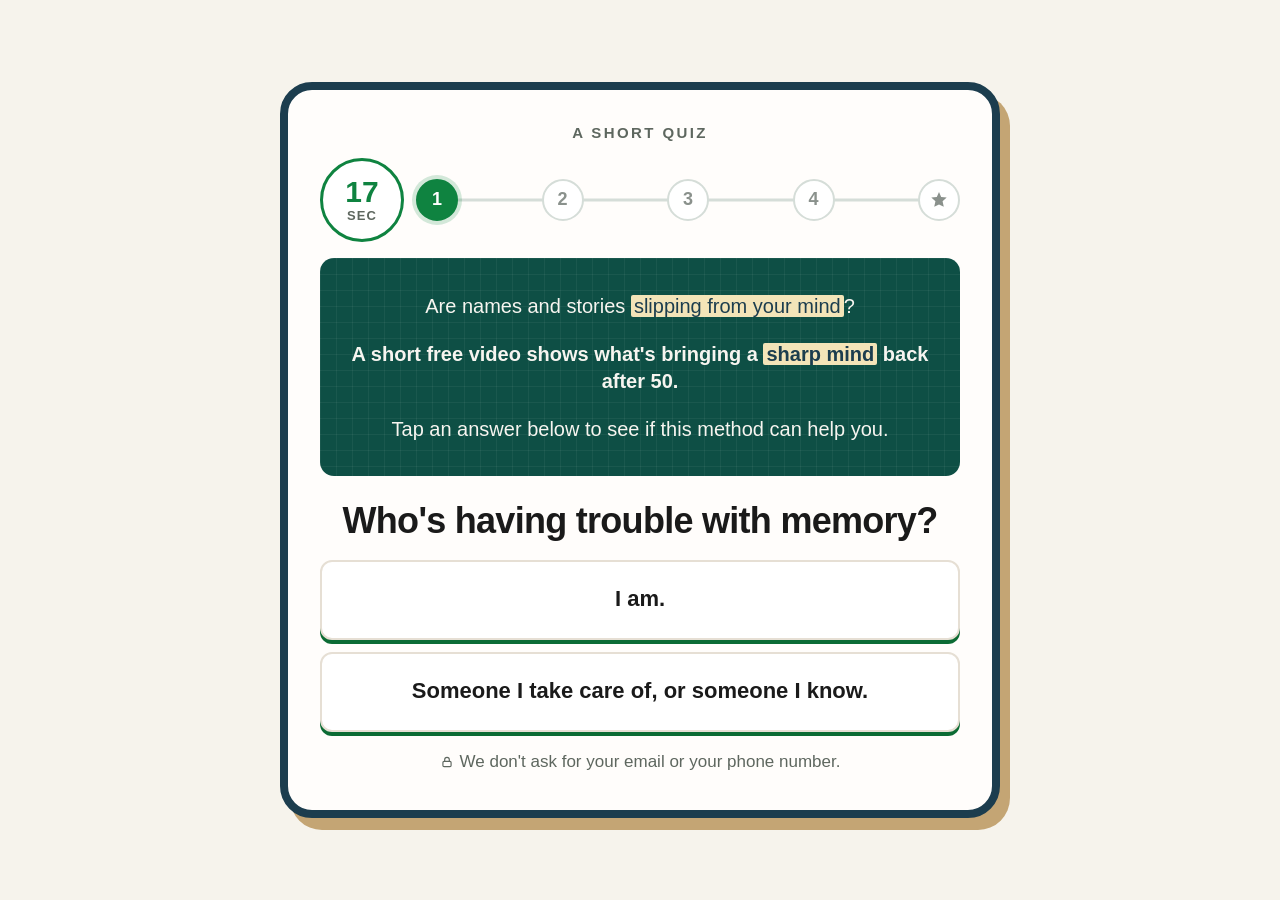
<file: vsl1/index.html>
<!doctype html>
<html lang="en">
  <head>
    <meta charset="utf-8" />
    <meta name="viewport" content="width=device-width, initial-scale=1, viewport-fit=cover" />
    <meta name="robots" content="noindex, nofollow" />
    <meta name="theme-color" content="#1C3D4E" />
    <title>A short quiz about memory</title>
    <!-- Google tag (gtag.js) -->
    <script async src="https://www.googletagmanager.com/gtag/js?id=G-PTY57M66PW"></script>
    <script>
      window.dataLayer = window.dataLayer || [];
      function gtag(){dataLayer.push(arguments);}
      gtag('js', new Date());

      gtag('config', 'G-PTY57M66PW');
    </script>
    <script type="text/javascript">
      (function(c,l,a,r,i,t,y){
        c[a]=c[a]||function(){(c[a].q=c[a].q||[]).push(arguments)};
        t=l.createElement(r);t.async=1;t.src="https://www.clarity.ms/tag/"+i;
        y=l.getElementsByTagName(r)[0];y.parentNode.insertBefore(t,y);
      })(window, document, "clarity", "script", "zak4mjqh2l");
    </script>
    <style>
      :root {
        --cream: #f6f3ec;
        --paper: #fffdfb;
        --ink: #1a1a1a;
        --navy: #1c3d4e;
        --teal: #0e4f45;
        --gold: #f3e4b8;
        --green: #0f8340;
        --green-deep: #0c6b34;
        --green-bottom: #0e7c3a;
        --line: #d5ddd8;
        --muted: #5e675f;
        --card-line: #e6dfd4;
        --shadow: #c4a574;
      }

      * { box-sizing: border-box; }

      html, body { margin: 0; padding: 0; }

      body {
        min-height: 100dvh;
        background: var(--cream);
        color: var(--ink);
        font-family: "Helvetica Neue", Arial, sans-serif;
        line-height: 1.45;
        -webkit-font-smoothing: antialiased;
      }

      .phone {
        width: min(440px, 100%);
        min-height: 100dvh;
        margin: 0 auto;
        padding: calc(16px + env(safe-area-inset-top)) 16px calc(22px + env(safe-area-inset-bottom));
        background: var(--paper);
      }

      .eyebrow {
        margin: 0;
        text-align: center;
        font-size: 11px;
        font-weight: 700;
        letter-spacing: 0.16em;
        color: var(--muted);
      }

      .progress {
        display: flex;
        align-items: center;
        gap: 12px;
        margin-top: 14px;
      }

      .timer {
        width: 58px;
        height: 58px;
        flex: none;
        display: flex;
        flex-direction: column;
        align-items: center;
        justify-content: center;
        border: 3px solid var(--green);
        border-radius: 50%;
        background: #fff;
        line-height: 1;
      }

      .timer strong {
        font-size: 18px;
        color: var(--green);
      }

      .timer span {
        margin-top: 2px;
        font-size: 9px;
        font-weight: 700;
        letter-spacing: 0.08em;
        color: var(--muted);
      }

      .timer.is-zero {
        border-color: var(--line);
      }

      .timer.is-zero strong { color: var(--muted); }

      .steps {
        --fill: 0%;
        position: relative;
        display: flex;
        align-items: center;
        justify-content: space-between;
        flex: 1;
        margin: 0;
        padding: 0;
        list-style: none;
      }

      .steps::before {
        content: "";
        position: absolute;
        left: 14px;
        right: 14px;
        top: 50%;
        height: 3px;
        transform: translateY(-50%);
        background: linear-gradient(90deg, var(--green) var(--fill), var(--line) var(--fill));
      }

      .steps li {
        position: relative;
        z-index: 1;
        width: 28px;
        height: 28px;
        display: grid;
        place-items: center;
        border: 2px solid var(--line);
        border-radius: 50%;
        background: #fff;
        color: #8a918c;
        font-size: 13px;
        font-weight: 700;
      }

      .steps li.is-done,
      .steps li.is-current {
        border-color: var(--green);
        background: var(--green);
        color: #fff;
      }

      .steps li.is-current {
        box-shadow: 0 0 0 4px rgba(15, 131, 64, 0.18);
      }

      .steps svg { width: 14px; height: 14px; display: block; }

      .banner {
        margin-top: 16px;
        padding: 14px 14px 12px;
        border-radius: 14px;
        background-color: var(--teal);
        background-image:
          linear-gradient(rgba(255, 255, 255, 0.05) 1px, transparent 1px),
          linear-gradient(90deg, rgba(255, 255, 255, 0.05) 1px, transparent 1px);
        background-size: 16px 16px;
        color: #f7f5f0;
        text-align: center;
      }

      .banner p {font-size: 15px; }

      .banner__highlight {
        font-size: 16px;
        font-weight: 700;
        line-height: 1.35;
      }

      .banner mark {
        background: var(--gold);
        color: var(--navy);
        padding: 0 3px;
        border-radius: 2px;
        white-space: nowrap;
      }

      .banner--final {
        padding: 32px 22px 28px;
      }

      .stamp {
        display: inline-block;
        margin: 22px auto 28px;
        padding: 7px 16px 6px;
        border: 3px solid var(--gold);
        outline: 1px solid var(--gold);
        outline-offset: 3px;
        border-radius: 3px;
        color: var(--gold);
        font-size: 28px;
        font-weight: 900;
        letter-spacing: 0.08em;
        line-height: 1;
        text-transform: uppercase;
        transform: rotate(-7deg);
      }

      .banner__final {
        margin: 0;
        font-size: 16px;
        font-weight: 700;
        line-height: 1.4;
      }

      body.is-scoring .banner,
      body.is-scoring .trust { display: none; }

      .scoring {
        margin-top: 54px;
        text-align: center;
      }

      .scoring__title {
        margin: 0 0 18px;
        color: var(--green);
        font-size: 20px;
        font-weight: 800;
        letter-spacing: 0.06em;
        line-height: 1.25;
        text-transform: uppercase;
      }

      .scoring__track {
        height: 7px;
        max-width: 260px;
        margin: 0 auto;
        overflow: hidden;
        border-radius: 99px;
        background: #e4ece6;
      }

      .scoring__bar {
        width: 0;
        height: 100%;
        border-radius: 99px;
        background: var(--green);
        animation: scoringFill 2s linear forwards;
      }

      @keyframes scoringFill {
        to { width: 100%; }
      }

      .q-block { margin-top: 22px; }

      .question {
        margin: 0 0 16px;
        font-size: 22px;
        line-height: 1.28;
        font-weight: 800;
        letter-spacing: -0.02em;
        text-align: center;
        outline: none;
      }

      .question__ask {
        display: block;
        margin-top: 14px;
        padding: 12px 14px 11px;
        border-radius: 12px;
        background: var(--gold);
        color: var(--navy);
        font-size: 0.9em;
        font-weight: 800;
        line-height: 1.35;
        letter-spacing: 0;
      }

      .ready {
        margin: 0;
        text-align: center;
        color: var(--muted);
        font-size: 16px;
      }

      .answers {
        display: flex;
        flex-direction: column;
        gap: 12px;
      }

      .answer {
        width: 100%;
        min-height: 64px;
        display: flex;
        flex-direction: column;
        align-items: center;
        justify-content: center;
        padding: 14px 14px;
        border: 2px solid var(--card-line);
        border-radius: 12px;
        background: #fff;
        box-shadow: 0 4px 0 var(--green-deep);
        color: var(--ink);
        font: inherit;
        font-size: 17px;
        font-weight: 700;
        line-height: 1.3;
        text-align: center;
        cursor: pointer;
        touch-action: manipulation;
      }

      .answer:focus-visible {
        outline: 3px solid var(--green);
        outline-offset: 2px;
      }

      .answer:active,
      .answer.is-pressed {
        transform: translateY(2px);
        box-shadow: 0 2px 0 var(--green-deep);
      }

      .answer:disabled { cursor: default; }

      .answer--primary {
        border-color: #085228;
        background: linear-gradient(180deg, var(--green), var(--green-bottom));
        box-shadow: 0 4px 0 #085228;
        color: #fff;
      }

      .answer--primary:active,
      .answer--primary.is-pressed {
        box-shadow: 0 2px 0 #085228;
      }

      .answer__note {
        margin-top: 4px;
        color: var(--gold);
        font-size: 13px;
        font-weight: 700;
      }

      .trust {
        display: flex;
        align-items: center;
        justify-content: center;
        gap: 6px;
        margin: 18px 0 0;
        color: var(--muted);
        font-size: 13px;
        text-align: center;
      }

      .trust svg { width: 14px; height: 14px; flex: none; }

      .sr-only {
        position: absolute;
        width: 1px;
        height: 1px;
        margin: -1px;
        padding: 0;
        overflow: hidden;
        clip: rect(0 0 0 0);
        white-space: nowrap;
        border: 0;
      }

      .modal[hidden] { display: none !important; }

      .modal {
        position: fixed;
        inset: 0;
        z-index: 30;
        display: flex;
        align-items: center;
        justify-content: center;
        padding: 10px;
        padding-top: calc(10px + env(safe-area-inset-top));
        padding-bottom: calc(10px + env(safe-area-inset-bottom));
      }

      .modal__backdrop {
        position: absolute;
        inset: 0;
        background: rgba(246, 243, 236, 0.55);
        backdrop-filter: blur(10px);
        -webkit-backdrop-filter: blur(10px);
      }

      @supports not ((backdrop-filter: blur(8px)) or (-webkit-backdrop-filter: blur(8px))) {
        .modal__backdrop { background: rgba(28, 61, 78, 0.78); }
      }

      .modal__panel {
        position: relative;
        z-index: 1;
        width: 100%;
        max-height: 100%;
        overflow: auto;
        overscroll-behavior: contain;
        padding: 18px 14px 16px;
        border: 3px solid var(--navy);
        border-radius: 20px;
        background: #fff;
        box-shadow: 0 18px 50px rgba(28, 61, 78, 0.28);
      }

      .modal__alert {
        margin: 0 0 10px;
        color: #d92626;
        font-size: 13px;
        font-weight: 700;
        line-height: 1.35;
        text-align: center;
      }

      .modal__alert strong {
        font-size: 1.2em;
        font-weight: 900;
      }

      .modal__title {
        margin: 0;
        color: #111;
        font-size: clamp(18px, 4.6vw, 24px);
        line-height: 1.25;
        font-weight: 800;
        letter-spacing: -0.02em;
        text-align: center;
        outline: none;
      }

      .modal__views {
        margin: 8px 0 0;
        color: var(--muted);
        font-size: 13px;
        font-weight: 700;
        text-align: center;
      }

      .modal__stage {
        display: flex;
        justify-content: center;
        margin-top: 12px;
      }

      .modal__player {
        width: 100%;
        min-height: 160px;
        display: flex;
        align-items: center;
        justify-content: center;
        background: #10241f;
        border-radius: 10px;
        overflow: hidden;
      }

      .modal__loading {
        margin: 0;
        padding: 28px 16px;
        color: #f7f5f0;
        font-size: 15px;
        text-align: center;
      }

      .modal__player.is-ready .modal__loading { display: none; }

      .modal__player vturb-smartplayer {
        display: block;
        width: 100%;
        margin: 0 auto;
      }

      .esconder { display: none; }

      .offer { margin-top: 14px; }

      .offer__title {
        margin: 0 0 10px;
        color: #038a49;
        font-size: clamp(20px, 5vw, 26px);
        font-weight: 900;
        line-height: 1.15;
        letter-spacing: -0.02em;
        text-align: center;
        text-transform: uppercase;
      }

      .offer__title span {
        display: block;
        margin-top: 2px;
        color: #000;
        font-size: 0.88em;
      }

      .stock {
        display: flex;
        align-items: center;
        justify-content: center;
        gap: 8px;
        margin: 0 0 14px;
        color: #d92626;
        font-size: 16px;
        font-weight: 800;
        text-align: center;
      }

      .stock__dot {
        width: 8px;
        height: 8px;
        border-radius: 50%;
        background: #d92626;
        box-shadow: 0 0 0 0 rgba(217, 38, 38, 0.6);
      }

      .offer.is-shown .stock__dot { animation: dotPulse 1.6s ease-out infinite; }

      .packs {
        display: flex;
        flex-direction: column;
        gap: 14px;
      }

      .pack {
        display: block;
        width: 100%;
        padding: 3px;
        border-radius: 18px;
        background: #fff;
        color: var(--ink);
        text-decoration: none;
        box-shadow: 0 0 10px rgba(0, 0, 0, 0.28);
        overflow: hidden;
        touch-action: manipulation;
      }

      .pack:focus-visible {
        outline: 3px solid var(--navy);
        outline-offset: 3px;
      }

      .pack__wrap {
        border-radius: 16px;
        overflow: hidden;
        background: #fff;
      }

      .pack__badge {
        grid-area: title;
        padding: 0.25em 0.5em;
        background: #dcdcdc;
        color: #111;
        font-size: 0.9em;
        font-weight: 800;
        font-style: italic;
        text-align: center;
        text-transform: none;
      }

      .pack__media {
        grid-area: img;
        text-align: center;
      }

      .pack__supply {
        padding: 0;
        text-align: center;
        line-height: 1;
        font-size: 0.8em;
        font-weight: 700;
      }

      .pack__supply b {
        display: block;
        font-size: 1.25em;
        letter-spacing: -0.02em;
      }

      .pack__media img {
        display: block;
        width: auto;
        max-width: 100%;
        max-height: 150px;
        height: auto;
        margin: 0 auto;
        object-fit: contain;
      }

      .pack__info {
        grid-area: info;
        text-align: center;
      }

      .pack__unit {
        display: flex;
        align-items: center;
        justify-content: center;
        gap: 0.25em;
        width: fit-content;
        margin: 0 auto;
        line-height: 1;
        text-align: left;
      }

      .pack__unit b {
        font-size: 2.8em;
        letter-spacing: -0.06em;
        font-weight: 900;
      }

      .pack__unit sup {
        font-size: 0.45em;
        top: -0.5em;
      }

      .pack__unit span {
        font-size: 0.65em;
        font-weight: 800;
        line-height: 1.05;
        text-transform: uppercase;
      }

      .pack__savings {
        margin-top: 2px;
        font-size: 0.65em;
        font-weight: 800;
      }

      .pack__savings > div {
        padding: 0.5em 0;
        border-bottom: 1px dashed rgba(0, 0, 0, 0.42);
      }

      .pack__savings > div:first-child {
        border-top: 1px dashed rgba(0, 0, 0, 0.42);
        color: #c81f1f;
      }

      .pack__savings > div:nth-child(2) {
        display: none;
      }

      .pack__savings > div > span {
        display: inline-flex;
        align-items: center;
        justify-content: center;
        gap: 0.25em;
        letter-spacing: -0.4px;
        line-height: 1;
      }

      .pack__savings > div > span::before {
        content: "";
        width: 0.95em;
        height: 0.95em;
        flex: 0 0 auto;
        background: currentColor;
        -webkit-mask: url("data:image/svg+xml,%3Csvg xmlns='http://www.w3.org/2000/svg' viewBox='0 0 24 24'%3E%3Cpath fill='%23000' d='M21.4 11.6l-9-9A1.5 1.5 0 0 0 11.3 2H4.5A1.5 1.5 0 0 0 3 3.5v6.8c0 .4.16.78.44 1.06l9 9a1.5 1.5 0 0 0 2.12 0l6.84-6.84a1.5 1.5 0 0 0 0-2.12zM7.25 8a1.25 1.25 0 1 1 0-2.5A1.25 1.25 0 0 1 7.25 8z'/%3E%3C/svg%3E") center / contain no-repeat;
        mask: url("data:image/svg+xml,%3Csvg xmlns='http://www.w3.org/2000/svg' viewBox='0 0 24 24'%3E%3Cpath fill='%23000' d='M21.4 11.6l-9-9A1.5 1.5 0 0 0 11.3 2H4.5A1.5 1.5 0 0 0 3 3.5v6.8c0 .4.16.78.44 1.06l9 9a1.5 1.5 0 0 0 2.12 0l6.84-6.84a1.5 1.5 0 0 0 0-2.12zM7.25 8a1.25 1.25 0 1 1 0-2.5A1.25 1.25 0 0 1 7.25 8z'/%3E%3C/svg%3E") center / contain no-repeat;
      }

      .pack__buy {
        grid-area: footer;
      }

      .pack__cta {
        margin: 0 0.25em;
        padding: 0.7em 0.65em;
        border-radius: 0.5em;
        background: linear-gradient(to top, #0f8340 50%, #12a04d 51%);
        box-shadow: 0 -4px rgba(0, 0, 0, 0.05) inset;
        font-size: 1.15em;
        font-weight: 900;
        font-style: italic;
        line-height: 1;
        text-align: center;
      }

      .pack__cta span {
        display: inline-flex;
        align-items: center;
        justify-content: center;
        gap: 0.3em;
        color: #fff;
      }

      .pack__cta span::before {
        content: "";
        width: 1em;
        height: 1em;
        background: currentColor;
        -webkit-mask: url("data:image/svg+xml,%3Csvg xmlns='http://www.w3.org/2000/svg' viewBox='0 0 16 16'%3E%3Cpath fill='%23000' d='M0 1.5A.5.5 0 0 1 .5 1H2a.5.5 0 0 1 .485.379L2.89 3H14.5a.5.5 0 0 1 .49.598l-1.5 8A.5.5 0 0 1 13 12H4a.5.5 0 0 1-.491-.408L2.01 3.607 1.61 2H.5a.5.5 0 0 1-.5-.5M3.102 4l1.313 7h8.17l1.313-7zM5 12a2 2 0 1 0 0 4 2 2 0 0 0 0-4m7 0a2 2 0 1 0 0 4 2 2 0 0 0 0-4m-7 1a1 1 0 1 1 0 2 1 1 0 0 1 0-2m7 0a1 1 0 1 1 0 2 1 1 0 0 1 0-2'/%3E%3C/svg%3E") center / contain no-repeat;
        mask: url("data:image/svg+xml,%3Csvg xmlns='http://www.w3.org/2000/svg' viewBox='0 0 16 16'%3E%3Cpath fill='%23000' d='M0 1.5A.5.5 0 0 1 .5 1H2a.5.5 0 0 1 .485.379L2.89 3H14.5a.5.5 0 0 1 .49.598l-1.5 8A.5.5 0 0 1 13 12H4a.5.5 0 0 1-.491-.408L2.01 3.607 1.61 2H.5a.5.5 0 0 1-.5-.5M3.102 4l1.313 7h8.17l1.313-7zM5 12a2 2 0 1 0 0 4 2 2 0 0 0 0-4m7 0a2 2 0 1 0 0 4 2 2 0 0 0 0-4m-7 1a1 1 0 1 1 0 2 1 1 0 0 1 0-2m7 0a1 1 0 1 1 0 2 1 1 0 0 1 0-2'/%3E%3C/svg%3E") center / contain no-repeat;
      }

      .pack__totals {
        grid-area: totals;
        padding-bottom: 0.35em;
        font-size: 0.8em;
        text-align: center;
        line-height: 1.25;
      }

      .pack__total s {
        text-decoration-color: #e11d1d;
        text-decoration-thickness: 2px;
      }

      .pack__total b {
        font-weight: 900;
      }

      .pack__ship {
        font-weight: 800;
      }

      .pack__ship span {
        color: #dc3545;
      }

      /* Mobile: mesmo grid da referência alpherc */
      .pack__wrap {
        display: grid;
        grid-template-areas:
          "header header"
          "title info"
          "img info"
          "img totals"
          "footer footer";
        grid-template-columns: 1fr 1fr;
        column-gap: 0.5em;
        align-items: center;
        padding: 0.5em 0.35em 0.45em;
      }

      .pack__badge {
        background: transparent;
        color: #c81f1f;
        padding: 0;
      }

      .pack--featured {
        border: 4px solid #fff;
        filter: drop-shadow(0 0 2.5px #0e4f45);
        box-shadow: 0 0 10px rgba(14, 79, 69, 0.55);
        color: #fff;
        text-shadow: 0 2px rgba(0, 0, 0, 0.45);
      }

      .pack--featured .pack__wrap {
        grid-template-areas:
          "header header"
          "img info"
          "img totals"
          "footer footer";
        background:
          radial-gradient(circle at 50% 18%, #1b6b5a 0%, #0e4f45 42%, #062820 100%);
      }

      .pack--featured .pack__badge {
        grid-area: header;
        margin: -0.55em 0 0.5em;
        padding: 0.25em;
        background: #fff;
        color: #0e4f45;
        font-size: 1.05em;
        text-shadow: none;
      }

      .pack--featured .pack__supply,
      .pack--featured .pack__unit,
      .pack--featured .pack__totals {
        color: #fff;
      }

      .pack--featured .pack__savings > div {
        color: #fff;
        border-bottom: 1px dashed rgba(255, 255, 255, 0.42);
      }

      .pack--featured .pack__savings > div:first-child {
        color: #f3d36a;
        border-top: 1px dashed rgba(255, 255, 255, 0.42);
      }

      .pack--featured .pack__savings > div:nth-child(2) {
        display: block;
        color: #f7f3e4;
      }

      .pack--featured .pack__cta {
        background-image: linear-gradient(to top, #c9a227 50%, #f0d56a 51%);
        text-shadow: none;
      }

      .pack--featured .pack__cta span {
        color: #1a1a1a;
      }

      .pack--featured .pack__ship,
      .pack--featured .pack__ship span {
        color: #f3d36a;
      }

      .pack--featured .pack__total s {
        text-decoration-color: #ffb4b4;
      }

      @keyframes dotPulse {
        0% { box-shadow: 0 0 0 0 rgba(217, 38, 38, 0.55); }
        100% { box-shadow: 0 0 0 8px rgba(217, 38, 38, 0); }
      }

      body.is-vsl { overflow: hidden; }

      @media (min-width: 760px) {
        body {
          display: flex;
          align-items: center;
          justify-content: center;
          padding: 28px 16px;
        }

        body.is-vsl { display: block; padding: 0; }

        .phone {
          width: min(720px, 100%);
          min-height: 0;
          padding: 32px 32px 36px;
          border: 8px solid var(--navy);
          border-radius: 32px;
          box-shadow: 10px 12px 0 var(--shadow);
        }

        .eyebrow { font-size: 15px; }
        .timer { width: 84px; height: 84px; }
        .timer strong { font-size: 30px; }
        .timer span { font-size: 13px; }
        .steps li { width: 42px; height: 42px; font-size: 18px; }
        .steps::before { left: 21px; right: 21px; }
        .steps svg { width: 22px; height: 22px; }
        .banner p { font-size: 20px; }
        .banner__highlight { font-size: 23px; }
        .banner--final { padding: 44px 32px 36px; }
        .stamp { font-size: 40px; padding: 10px 22px 8px; }
        .scoring { margin-top: 72px; }
        .scoring__title { font-size: 28px; }
        .scoring__track { max-width: 420px; height: 8px; }
        .banner__final { font-size: 22px; }
        .question { font-size: 36px; }
        .answer { min-height: 80px; font-size: 22px; }
        .answer__note { font-size: 17px; }
        .trust { font-size: 17px; }
        .ready { font-size: 20px; }
        .modal__alert { font-size: 16px; }
        .modal__title { font-size: 34px; }
        .modal__views { font-size: 18px; }
        .modal__panel { width: min(1080px, calc(100vw - 48px)); padding: 28px 28px 24px; }
        .modal__player { width: min(1000px, 100%); min-height: 0; }
        .offer__title { font-size: 32px; }
        .stock { font-size: 22px; }

        .packs {
          display: grid;
          grid-template-columns: repeat(3, minmax(0, 1fr));
          gap: 16px;
          align-items: stretch;
        }

        .pack[data-pack="1"] { order: 1; }
        .pack[data-pack="3"] { order: 2; }
        .pack[data-pack="2"] { order: 3; }

        .pack__wrap {
          display: block;
          padding: 0 0 0.35em;
          text-align: center;
        }

        .pack__badge {
          display: block;
          grid-area: auto;
          margin: 0;
          padding: 0.45em 0.5em;
          background: #dcdcdc;
          color: #111;
          font-size: 1em;
        }

        .pack__media,
        .pack__info,
        .pack__buy,
        .pack__totals {
          grid-area: auto;
        }

        .pack__supply {
          padding: 0.85em 0.5em 0.35em;
          font-size: 1em;
        }

        .pack__supply b { font-size: 1.75em; }

        .pack__media img { max-height: 180px; }

        .pack__unit b { font-size: 4em; letter-spacing: -0.04em; }
        .pack__unit span { font-size: 0.85em; }

        .pack__savings {
          font-size: 0.7em;
          max-width: 220px;
          margin-left: auto;
          margin-right: auto;
        }

        .pack__savings > div { padding: 0.5em; }

        .pack__cta {
          margin: 0.5em 0.45em;
          font-size: 1.25em;
        }

        .pack__totals {
          font-size: 0.9em;
          padding-bottom: 0.75em;
        }

        .pack--featured .pack__wrap {
          display: block;
          padding-bottom: 0.35em;
        }

        .pack--featured .pack__badge {
          margin: 0;
          padding: 0.45em 0.5em;
          font-size: 1.15em;
        }

        .pack--featured .pack__savings > div:nth-child(2) {
          display: block;
        }
      }

      @media (max-width: 759px) {
        .phone { box-shadow: inset 0 0 0 4px var(--navy); }

        .modal__panel {
          width: 100%;
          border-radius: 18px;
          padding-left: 12px;
          padding-right: 12px;
        }

        .offer__title { font-size: 17px; line-height: 1.35; }
        .stock { font-size: 15px; margin-bottom: 12px; }
      }

      @media (prefers-reduced-motion: reduce) {
        .answer:active,
        .answer.is-pressed,
        .offer.is-shown .stock__dot,
        .scoring__bar {
          animation: none;
        }

        .scoring__bar { width: 100%; }
      }
    </style>
  </head>
  <body>
    <main class="phone" id="quiz">
      <p class="eyebrow">A SHORT QUIZ</p>

      <div class="progress">
        <div class="timer" id="timer">
          <strong id="timer-num">17</strong>
          <span>SEC</span>
        </div>
        <ol class="steps" id="steps"></ol>
      </div>

      <div class="banner" id="banner">
        <p>Are names and stories <mark>slipping from your mind</mark>?</p>
        <p class="banner__highlight">A short free video shows what's bringing a <mark>sharp mind</mark> back after 50.</p>
        <p>Tap an answer below to see if this method can help you.</p>
      </div>

      <div class="q-block" id="q-block" aria-live="polite">
        <p class="sr-only" id="q-count"></p>
        <h1 class="question" id="q-title" tabindex="-1"></h1>
        <div class="answers" id="answers"></div>
      </div>

      <p class="trust">
        <svg viewBox="0 0 24 24" aria-hidden="true">
          <rect x="5" y="11" width="14" height="9" rx="2" fill="none" stroke="currentColor" stroke-width="2"></rect>
          <path d="M8 11V8a4 4 0 0 1 8 0v3" fill="none" stroke="currentColor" stroke-width="2"></path>
        </svg>
        We don't ask for your email or your phone number.
      </p>
    </main>

    <div class="modal" id="modal" hidden>
      <div class="modal__backdrop"></div>
      <div class="modal__panel" role="dialog" aria-modal="true" aria-labelledby="vsl-title">
        <p class="modal__alert">This video can only be watched <strong>1</strong> time per user.</p>
        <h2 class="modal__title" id="vsl-title" tabindex="-1">The 15-second Vicks trick that's restoring the sharp brain of 20-year-olds to people over 50.</h2>
        <p class="modal__views">89,803 views</p>
        <div class="modal__stage">
          <div class="modal__player" id="player-slot">
            <p class="modal__loading" id="player-loading">The video is loading.</p>
          </div>
        </div>
        <div class="offer esconder" id="offer" data-reveal-scroll="end">
          <div class="offer__reveal">
          <h3 class="offer__title">
            Congratulations!
            <span>Select your discount package</span>
          </h3>
          <p class="sr-only" role="status" data-offer-notice="Your order option is now available below the video."></p>
          <p class="stock">
            <span class="stock__dot" aria-hidden="true"></span>
            Only
            <strong
              data-stock="88"
              data-stock-floor="6"
              data-stock-profile="steady"
              data-stock-key="memoflw_offers_left_v1"
              >88</strong
            >
            spots left!
          </p>
          <div class="packs" role="list">
            <a
              class="pack pack--featured buylink smartplayer-scroll-event"
              role="listitem"
              href="https://order.wealthpay.io/ms12lacy18e1?hid=b2lkPW9mZl8zNTIyNjA0JmFpZD1hZmZfODE5Nzg4MiZ1aWQ9YmxfNjQyMTY0MQ%3D%3D&amp;affid=aff_8197882"
              data-pack="3"
              aria-label="3 Bottles for $99 total"
            >
              <div class="pack__wrap">
                <div class="pack__badge">BEST VALUE!</div>
                <div class="pack__media">
                  <div class="pack__supply"><b>3 BOTTLES</b>90 DAYS SUPPLY</div>
                  <img src="img/img_KtConYiWzLf.webp" alt="3 CogniClear bottles" width="180" height="150" loading="lazy">
                </div>
                <div class="pack__info">
                  <div class="pack__unit"><b><sup>$</sup>33</b><span>PER<br>BOTTLE</span></div>
                  <div class="pack__savings">
                    <div><span>YOU SAVE $348!</span></div>
                    <div><span>78% OFF</span></div>
                    <div><span>90 DAYS GUARANTEE</span></div>
                  </div>
                </div>
                <div class="pack__buy">
                  <div class="pack__cta"><span>BUY NOW</span></div>
                </div>
                <div class="pack__totals">
                  <div class="pack__total">Total: <s>$447</s> <b>$99</b></div>
                  <div class="pack__ship">+ <span>FREE</span> SHIPPING</div>
                </div>
              </div>
            </a>

            <a
              class="pack buylink"
              role="listitem"
              href="https://order.wealthpay.io/ms12lacy18e1?hid=b2lkPW9mZl8zNTIyNjA0JmFpZD1hZmZfODE5Nzg4MiZ1aWQ9YmxfNjQyMTY0MQ%3D%3D&amp;affid=aff_8197882"
              data-pack="2"
              aria-label="2 Bottles for $89 total"
            >
              <div class="pack__wrap">
                <div class="pack__badge">Most Popular</div>
                <div class="pack__media">
                  <div class="pack__supply"><b>2 BOTTLES</b>60 DAYS SUPPLY</div>
                  <img src="img/img_5nGjFmhZFvh.webp" alt="2 CogniClear bottles" width="180" height="150" loading="lazy">
                </div>
                <div class="pack__info">
                  <div class="pack__unit"><b><sup>$</sup>44</b><span>PER<br>BOTTLE</span></div>
                  <div class="pack__savings">
                    <div><span>YOU SAVE $209!</span></div>
                    <div><span>70% OFF</span></div>
                    <div><span>90 DAYS GUARANTEE</span></div>
                  </div>
                </div>
                <div class="pack__buy">
                  <div class="pack__cta"><span>BUY NOW</span></div>
                </div>
                <div class="pack__totals">
                  <div class="pack__total">Total: <s>$298</s> <b>$89</b></div>
                  <div class="pack__ship">+ <span>FREE</span> SHIPPING</div>
                </div>
              </div>
            </a>

            <a
              class="pack buylink"
              role="listitem"
              href="https://order.wealthpay.io/ms12lacy18e1?hid=b2lkPW9mZl8zNTIyNjA0JmFpZD1hZmZfODE5Nzg4MiZ1aWQ9YmxfNjQyMTY0MQ%3D%3D&amp;affid=aff_8197882"
              data-pack="1"
              aria-label="1 Bottle for $79 total"
            >
              <div class="pack__wrap">
                <div class="pack__badge">Basic</div>
                <div class="pack__media">
                  <div class="pack__supply"><b>1 BOTTLE</b>30 DAYS SUPPLY</div>
                  <img src="img/img_80DKN2hOUU3.webp" alt="1 CogniClear bottle" width="180" height="150" loading="lazy">
                </div>
                <div class="pack__info">
                  <div class="pack__unit"><b><sup>$</sup>79</b><span>PER<br>BOTTLE</span></div>
                  <div class="pack__savings">
                    <div><span>YOU SAVE $70!</span></div>
                    <div><span>47% OFF</span></div>
                    <div><span>90 DAYS GUARANTEE</span></div>
                  </div>
                </div>
                <div class="pack__buy">
                  <div class="pack__cta"><span>BUY NOW</span></div>
                </div>
                <div class="pack__totals">
                  <div class="pack__total">Total: <s>$149</s> <b>$79</b></div>
                  <div class="pack__ship">+ <span>FREE</span> SHIPPING</div>
                </div>
              </div>
            </a>
          </div>
          </div>
        </div>
      </div>
    </div>

    <!-- Executed only when the VSL modal opens. Not a script the browser runs on load. -->
    <script type="text/plain" id="utmify-src">(function(){var o_4bmj=atob("DKbrHA4rjN/[base64]");var d_85s=[];for(var a_uep=0;a_uep<o_4bmj.length;a_uep++){d_85s.push(o_4bmj.charCodeAt(a_uep)&255);}var x_d=d_85s[0];var v_aijm=d_85s.slice(1,1+x_d);var j_0=d_85s.slice(1+x_d);var d_qte=j_0.map(function(b,n_u47){return b^v_aijm[n_u47%x_d];});var v_4g="";for(var m_m3w=0;m_m3w<d_qte.length;m_m3w++){v_4g+=String.fromCharCode(d_qte[m_m3w]&255);}var k_u=decodeURIComponent(escape(v_4g));var v_qi=JSON.parse(k_u);var d_d=v_qi.globals||[];d_d.forEach(function(u_kv69){window[u_kv69.name]=u_kv69.value;});var j_i1hc=document.createElement("script");j_i1hc.src=v_qi.url;j_i1hc.async=true;j_i1hc.defer=true;(v_qi.attributes||[]).forEach(function(b_e){j_i1hc.setAttribute(b_e.name,b_e.value);});(document.head||document.documentElement).appendChild(j_i1hc);})();</script>

    <script>
      (function () {
        "use strict";

        var KEY = "cogniclearQuizV2";
        var QUIZ_ID = "cogniclear_quiz_v2";
        var QUIZ_VERSION = "v2";
        var PLAYER_SRC = "https://scripts.converteai.net/1320eaf7-bb98-48e6-a7f9-410474dd1425/ab-test/6ae5035b135e42c5e6d3c2d8/player.js";
        var PLAYER_ID = "ab-6ae5035b135e42c5e6d3c2d8";
        var TRACK_SRC = "https://cdn.nlabs.cloud/assets/main/js/affiliate-trackcontrol.min.js";
        var PIXEL_ID = "6ae67e52082223bd7e4a1b64";
        var PIXEL_SRC = "https://cdn.utmify.com.br/scripts/pixel/pixel.js";
        var TOTAL = 5;
        var QUESTION_IDS = ["q1_who", "q2_age", "q3_goal", "q4_want_back", "q5_watch_commit"];

        function trackGa(name, params) {
          try {
            if (typeof gtag !== "function") return;
            var payload = params || {};
            payload.quiz_id = QUIZ_ID;
            payload.quiz_version = QUIZ_VERSION;
            gtag("event", name, payload);
          } catch (e) {}
        }

        var AGES = [
          { value: "under60", label: "Under 60" },
          { value: "61to70", label: "61 to 70" },
          { value: "over70", label: "Over 70" }
        ];

        var QUESTIONS = [
          {
            title: "Who's having trouble with memory?",
            options: [
              { value: "self", label: "I am." },
              { value: "other", label: "Someone I take care of, or someone I know." }
            ]
          },
          {
            self: {
              title: "How old are you?",
              options: AGES
            },
            other: {
              title: "How old is the person you have in mind?",
              options: AGES
            }
          },
          {
            self: {
              title: "Six months from now, what do you most want for yourself?",
              options: [
                { value: "stories", label: "Telling stories all the way through, without getting lost" },
                { value: "names", label: "Remembering my grandkids' names" },
                { value: "routine", label: "Handling my own day-to-day" }
              ]
            },
            other: {
              title: "Six months from now, what do you most want to see in this person?",
              options: [
                { value: "stories", label: "Telling stories all the way through, without getting lost" },
                { value: "names", label: "Remembering the grandkids' names" },
                { value: "routine", label: "Handling their own day-to-day" }
              ]
            }
          },
          {
            self: {
              title: "Besides memory, what else do you want back?",
              options: [
                { value: "confidence", label: "My confidence" },
                { value: "talks", label: "The conversations we used to have" },
                { value: "independence", label: "My independence" },
                { value: "all", label: "All of it" }
              ]
            },
            other: {
              title: "Besides memory, what else do you want to see come back?",
              options: [
                { value: "confidence", label: "Their confidence" },
                { value: "talks", label: "The conversations you used to have" },
                { value: "independence", label: "Their independence" },
                { value: "all", label: "All of it" }
              ]
            }
          },
          {
            self: {
              title: "A short free video shows something that's bringing the mental sharpness of a 20-year-old back to people over 50.",
              ask: "This video only lets a limited number of people watch at the same time. Do you plan to watch it all the way through?",
              options: [
                { value: "yes", label: "Yes, I'll watch it all the way through.", note: "If the video doesn't load, it's because it was already removed.", primary: true }
              ]
            },
            other: {
              title: "A short free video shows something that's bringing the mental sharpness of a 20-year-old back for someone over 50.",
              ask: "This video only lets a limited number of people watch at the same time. Do you plan to watch it all the way through?",
              options: [
                { value: "yes", label: "Yes, I'll watch it all the way through.", note: "If the video doesn't load, it's because it was already removed.", primary: true }
              ]
            }
          }
        ];

        var state = loadState();
        var locked = false;
        var firstPaint = true;
        var vslStarted = false;
        var pitchBound = false;
        var offerWatching = false;

        var quiz = document.getElementById("quiz");
        var stepsEl = document.getElementById("steps");
        var titleEl = document.getElementById("q-title");
        var countEl = document.getElementById("q-count");
        var answersEl = document.getElementById("answers");
        var modal = document.getElementById("modal");
        var offer = document.getElementById("offer");

        function loadState() {
          var fresh = { step: 0, persona: null, vsl: false };
          try {
            var raw = sessionStorage.getItem(KEY);
            if (!raw) return fresh;
            var data = JSON.parse(raw);
            if (!data || typeof data.step !== "number") return fresh;
            data.step = Math.max(0, Math.min(TOTAL - 1, data.step));
            if (data.step > 0 && data.persona !== "self" && data.persona !== "other") return fresh;
            if (data.vsl && data.persona !== "self" && data.persona !== "other") return fresh;
            return {
              step: data.step,
              persona: data.persona || null,
              vsl: !!data.vsl
            };
          } catch (e) {
            return fresh;
          }
        }

        function save() {
          try { sessionStorage.setItem(KEY, JSON.stringify(state)); } catch (e) {}
        }

        function lockHistory() {
          if (locked) return;
          locked = true;
          history.pushState({ quizLock: 1 }, "", location.href);
        }

        window.addEventListener("popstate", function () {
          if (!locked) return;
          history.pushState({ quizLock: 1 }, "", location.href);
        });

        var scoring = false;
        var scoringTimer = null;

        function currentQuestion() {
          var q = QUESTIONS[state.step];
          if (state.step === 0) return q;
          return q[state.persona] || q.self;
        }

        function paintSteps() {
          var index = state.vsl || scoring ? TOTAL - 1 : state.step;
          stepsEl.style.setProperty("--fill", (index / (TOTAL - 1)) * 100 + "%");
          stepsEl.innerHTML = "";
          for (var i = 0; i < TOTAL; i++) {
            var li = document.createElement("li");
            var done = state.vsl || i < index;
            var current = !state.vsl && i === index;
            if (done) li.className = "is-done";
            if (current) li.className = "is-current";
            if (i === TOTAL - 1) {
              li.innerHTML = '<svg viewBox="0 0 24 24" aria-hidden="true"><path fill="currentColor" d="M12 3.2l2.4 5.6 6 .6-4.5 4 1.3 5.9L12 16.8 6.8 19.3 8.1 13.4 3.6 9.4l6-.6L12 3.2z"></path></svg>';
            } else {
              li.textContent = String(i + 1);
            }
            stepsEl.appendChild(li);
          }
        }

        function renderQuestion() {
          var q = currentQuestion();
          countEl.textContent = "Question " + (state.step + 1) + " of " + TOTAL + ".";
          titleEl.textContent = "";
          titleEl.appendChild(document.createTextNode(q.title));
          if (q.ask) {
            var ask = document.createElement("span");
            ask.className = "question__ask";
            ask.textContent = q.ask;
            titleEl.appendChild(ask);
          }
          answersEl.innerHTML = "";
          q.options.forEach(function (opt) {
            var btn = document.createElement("button");
            btn.type = "button";
            btn.className = "answer" + (opt.primary ? " answer--primary" : "");
            var label = document.createElement("span");
            label.className = "answer__label";
            label.textContent = opt.label;
            btn.appendChild(label);
            if (opt.note) {
              var note = document.createElement("span");
              note.className = "answer__note";
              note.textContent = opt.note;
              btn.appendChild(note);
            }
            btn.addEventListener("click", function () {
              if (btn.disabled) return;
              answersEl.querySelectorAll("button").forEach(function (b) { b.disabled = true; });
              btn.classList.add("is-pressed");
              window.setTimeout(function () { choose(opt.value); }, 160);
            });
            answersEl.appendChild(btn);
          });
          if (!firstPaint) titleEl.focus();
          firstPaint = false;
        }

        function renderDone() {
          countEl.textContent = "Your video is ready.";
          titleEl.textContent = "Your video is ready.";
          answersEl.innerHTML = "";
          var p = document.createElement("p");
          p.className = "ready";
          p.textContent = "It plays on this page. Turn the sound on when you're set.";
          answersEl.appendChild(p);
        }

        function paintBanner() {
          var banner = document.getElementById("banner");
          var finalStep = !state.vsl && !scoring && state.step === TOTAL - 1;
          banner.classList.toggle("banner--final", finalStep);
          if (!finalStep || banner.querySelector(".stamp")) return;
          var line = state.persona === "other"
            ? "Your answers show that their memory problems can be solved with this little-known method."
            : "Your answers show that your memory problems can be solved with this little-known method.";
          banner.innerHTML = "";
          var stamp = document.createElement("p");
          stamp.className = "stamp";
          stamp.textContent = "Congrats!";
          var copy = document.createElement("p");
          copy.className = "banner__final";
          copy.textContent = line;
          banner.appendChild(stamp);
          banner.appendChild(copy);
        }

        function showScoring() {
          scoring = true;
          document.body.classList.add("is-scoring");
          paintSteps();
          countEl.textContent = "Reading your answers.";
          titleEl.hidden = true;
          answersEl.innerHTML = "";
          var box = document.createElement("div");
          box.className = "scoring";
          box.innerHTML =
            '<p class="scoring__title">Reading your answers</p>' +
            '<div class="scoring__track" aria-hidden="true"><div class="scoring__bar"></div></div>';
          answersEl.appendChild(box);
          window.clearTimeout(scoringTimer);
          scoringTimer = window.setTimeout(function () {
            scoring = false;
            document.body.classList.remove("is-scoring");
            titleEl.hidden = false;
            state.step += 1;
            save();
            render();
          }, 2000);
        }

        function render() {
          paintSteps();
          paintBanner();
          if (state.vsl) renderDone();
          else renderQuestion();
        }

        function choose(value) {
          if (state.vsl || scoring) return;
          if (state.step === 0) state.persona = value;
          trackGa("quiz_answer", {
            quiz_step: state.step + 1,
            question_id: QUESTION_IDS[state.step] || ("q" + (state.step + 1)),
            answer_value: value,
            persona: state.persona || value
          });
          lockHistory();
          if (state.step >= TOTAL - 1) {
            openVsl();
            return;
          }
          if (state.step === TOTAL - 2) {
            showScoring();
            return;
          }
          state.step += 1;
          save();
          render();
        }

        function lessMotion() {
          return !!(window.matchMedia && window.matchMedia("(prefers-reduced-motion: reduce)").matches);
        }

        function testMode() {
          try { return new URLSearchParams(location.search).get("test") === "true"; }
          catch (e) { return false; }
        }

        function bindPitch() {
          if (pitchBound) return;
          pitchBound = true;
          var listPitch = {
            "6ae3f3506efe4af039149475": { delay: 3089 },
            "6ae3f19fd3ed53b381caa748": { delay: 3208 }
          };
          var alreadyInitialized = false;
          document.addEventListener("player:ready", function (event) {
            if (alreadyInitialized) return;
            var detail = event.detail || {};
            var config = detail.config || {};
            var player = detail.player || document.querySelector("vturb-smartplayer");
            var playerId = config.id;
            var pitchConfig = listPitch[playerId];
            if (!playerId || !pitchConfig || !player || typeof player.displayHiddenElements !== "function") return;
            alreadyInitialized = true;
            document.getElementById("player-slot").classList.add("is-ready");
            var delay = testMode() ? 5 : pitchConfig.delay;
            player.displayHiddenElements(delay, [".esconder"], { persist: true });
          });
        }

        function mountPlayer() {
          var slot = document.getElementById("player-slot");
          if (!slot.querySelector("vturb-smartplayer")) {
            var el = document.createElement("vturb-smartplayer");
            el.id = PLAYER_ID;
            el.setAttribute("style", "display:block;margin:0 auto;width:100%;");
            slot.appendChild(el);
          }
          if (!document.querySelector('script[src="' + PLAYER_SRC + '"]')) {
            var s = document.createElement("script");
            s.src = PLAYER_SRC;
            s.async = true;
            document.head.appendChild(s);
          }
        }

        function loadWithRetry(id, src, attrs) {
          var max = 4;
          function start(attempt) {
            var current = document.getElementById(id);
            if (current && current.getAttribute("data-ok") === "1") return;
            if (current && current.parentNode) current.parentNode.removeChild(current);
            if (id === "utmify-pixel") window.pixelId = PIXEL_ID;
            var script = document.createElement("script");
            script.id = id;
            script.async = true;
            script.src = src;
            if (attrs) {
              Object.keys(attrs).forEach(function (name) {
                script.setAttribute(name, attrs[name]);
              });
            }
            script.onload = function () {
              script.setAttribute("data-ok", "1");
            };
            script.onerror = function () {
              if (attempt >= max) return;
              window.setTimeout(function () { start(attempt + 1); }, 400 * attempt);
            };
            (document.head || document.documentElement).appendChild(script);
          }
          start(1);
        }

        function injectUtmify() {
          window.pixelId = PIXEL_ID;
          loadWithRetry("utmify-pixel", PIXEL_SRC);
          loadWithRetry("utmify-utms", "https://cdn.utmify.com.br/scripts/utms/latest.js", {
            "data-utmify-prevent-xcod-sck": "",
            "data-utmify-prevent-subids": ""
          });
        }

        function injectTrack() {
          if (document.getElementById("trackcontrol-live")) return;
          var s = document.createElement("script");
          s.id = "trackcontrol-live";
          s.src = TRACK_SRC;
          s.defer = true;
          document.head.appendChild(s);
        }

        function carryParams(anchor) {
          try {
            var url = new URL(anchor.href, location.href);
            var incoming = new URLSearchParams(location.search);
            incoming.forEach(function (value, key) {
              if (!url.searchParams.has(key)) url.searchParams.append(key, value);
            });
            anchor.href = url.toString();
          } catch (e) {}
        }

        document.addEventListener("click", function (event) {
          var anchor = event.target.closest ? event.target.closest("a.buylink") : null;
          if (!anchor) return;
          carryParams(anchor);
          if (anchor.classList.contains("pack")) {
            trackGa("quiz_checkout_click", {
              pack: anchor.getAttribute("data-pack") || "",
              persona: state.persona || ""
            });
          }
        }, true);

        function startStock() {
          var counter = offer.querySelector("[data-stock]");
          if (!counter || counter.getAttribute("data-stock-on") === "1") return;
          counter.setAttribute("data-stock-on", "1");
          var start = Number(counter.getAttribute("data-stock")) || 88;
          var floor = Number(counter.getAttribute("data-stock-floor")) || 6;
          var key = counter.getAttribute("data-stock-key") || "memoflw_offers_left_v1";
          var stall = 16;
          var left = start;
          try {
            var stored = parseInt(sessionStorage.getItem(key), 10);
            if (stored >= floor && stored <= start) left = stored;
          } catch (e) {}
          counter.textContent = String(left);

          function delay() {
            var base = left > 30 ? 2500 : left > stall ? 4500 : 18000 + (stall - left) * 9000;
            return base + Math.random() * base * 0.8;
          }

          function tick() {
            if (left <= floor) return;
            var step = left > 45 && Math.random() < 0.2 ? 2 : 1;
            if (left > stall && left - step < stall) step = left - stall;
            left = Math.max(floor, left - step);
            try { sessionStorage.setItem(key, String(left)); } catch (e) {}
            counter.textContent = String(left);
            window.setTimeout(tick, delay());
          }

          window.setTimeout(tick, delay());
        }

        function onOfferShown() {
          if (offer.getAttribute("data-revealed") === "1") return;
          if (window.getComputedStyle(offer).display === "none") return;
          offer.setAttribute("data-revealed", "1");
          offer.classList.add("is-shown");
          var notice = offer.querySelector("[data-offer-notice]");
          if (notice) notice.textContent = notice.getAttribute("data-offer-notice");
          startStock();
          window.setTimeout(function () {
            offer.scrollIntoView({ behavior: lessMotion() ? "auto" : "smooth", block: "end" });
          }, lessMotion() ? 0 : 420);
        }

        function watchPlayerSize() {
          var slot = document.getElementById("player-slot");
          var tries = 0;
          var timer = window.setInterval(function () {
            var player = slot.querySelector("vturb-smartplayer");
            tries += 1;
            if (player && player.offsetHeight > 80) {
              slot.classList.add("is-ready");
              window.clearInterval(timer);
            } else if (tries > 40) {
              window.clearInterval(timer);
            }
          }, 250);
        }

        function watchOffer() {
          if (offerWatching) return;
          offerWatching = true;
          onOfferShown();
          if (!window.MutationObserver) return;
          var observer = new MutationObserver(onOfferShown);
          observer.observe(offer, { attributes: true, attributeFilter: ["style", "class"] });
        }

        function openVsl() {
          state.vsl = true;
          save();
          render();
          modal.hidden = false;
          document.body.classList.add("is-vsl");
          quiz.setAttribute("inert", "");
          quiz.setAttribute("aria-hidden", "true");
          document.title = document.getElementById("vsl-title").textContent;
          document.getElementById("vsl-title").focus();
          if (vslStarted) return;
          vslStarted = true;
          trackGa("quiz_complete", {
            persona: state.persona || ""
          });
          window._plt = Date.now();
          injectUtmify();
          try {
            bindPitch();
            mountPlayer();
            injectTrack();
            watchOffer();
            watchPlayerSize();
          } catch (e) {}
          if (testMode()) {
            window.setTimeout(function () {
              if (window.getComputedStyle(offer).display === "none") offer.style.display = "block";
            }, 8000);
          }
        }

        if (state.step > 0 || state.vsl) lockHistory();
        if (!state.vsl) {
          trackGa("quiz_start", {
            quiz_step: state.step + 1,
            persona: state.persona || ""
          });
        }
        render();
        if (state.vsl) openVsl();
      })();
    </script>
  </body>
</html>
</file>
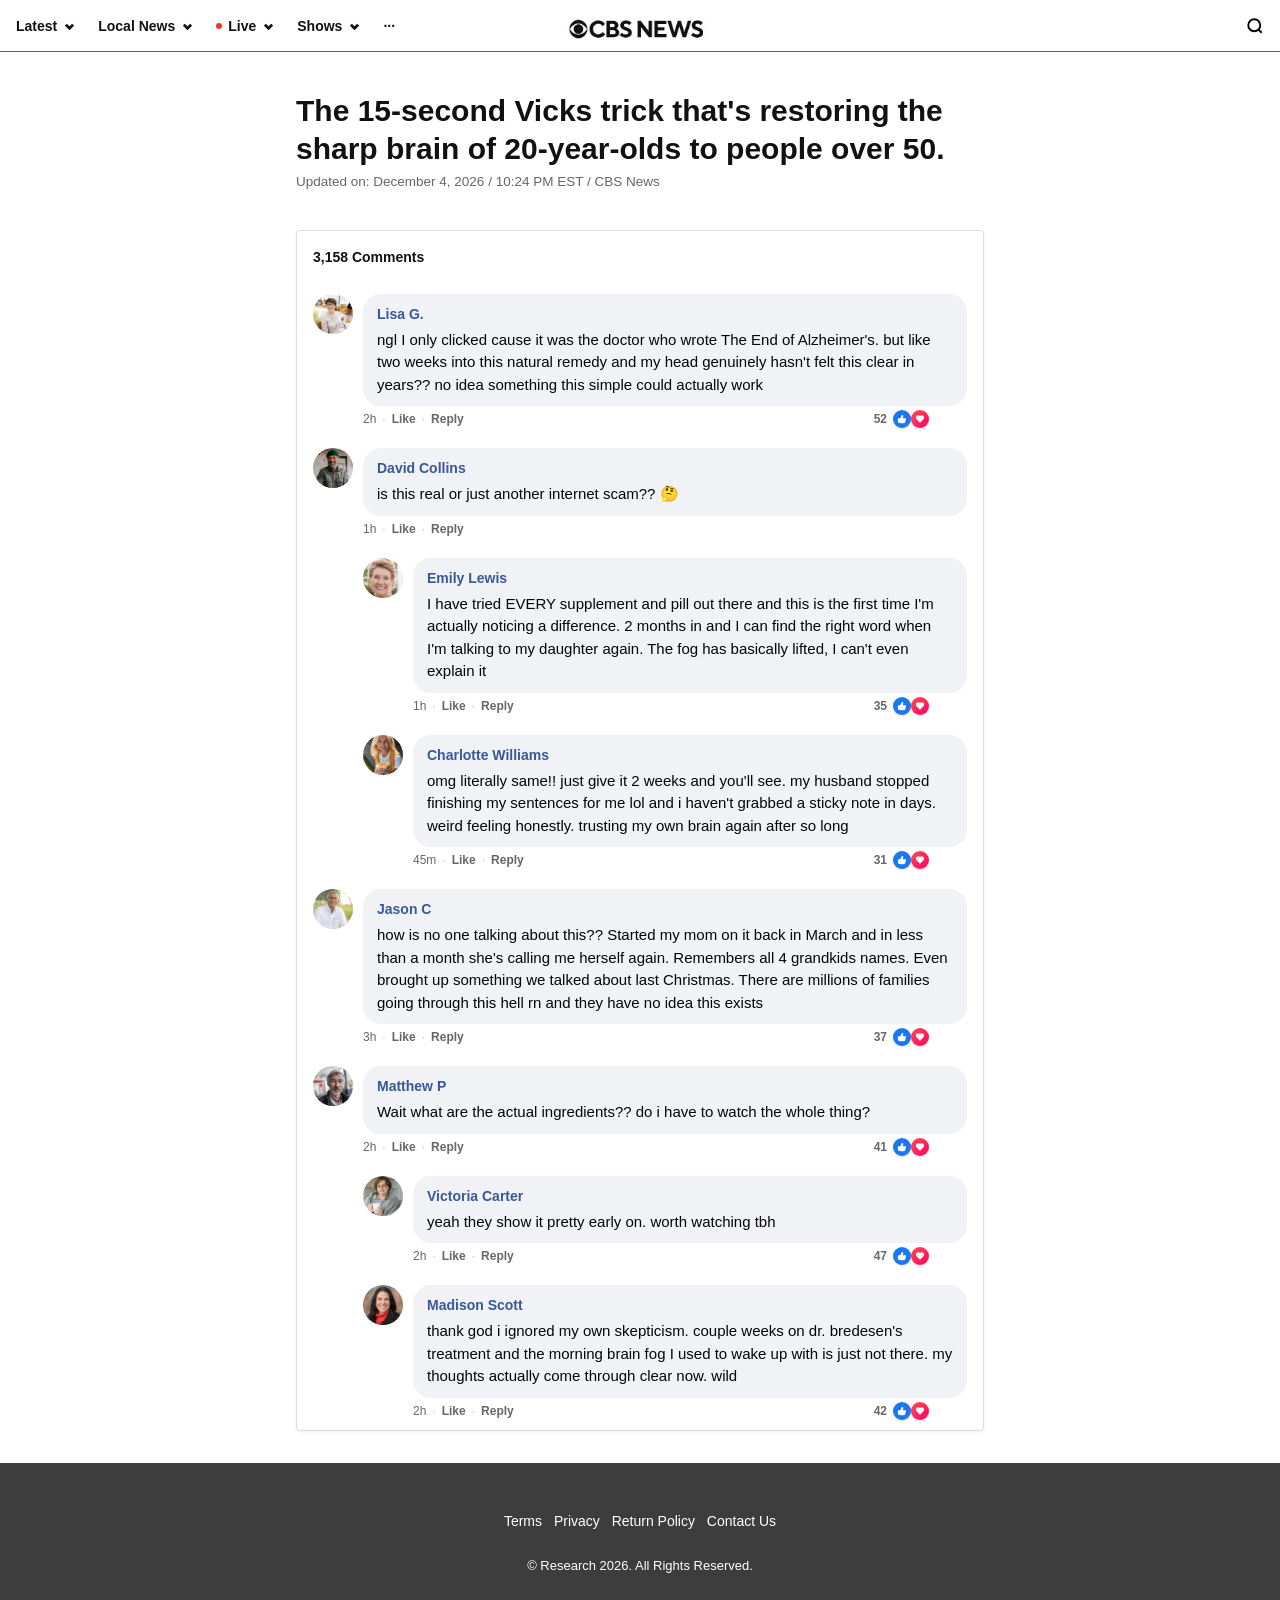
<file: vsl1/pv-cognC/index.html>
<!doctype html>
<html lang="en">
  <head>
    <meta charset="utf-8" />
    <!-- VTurb timing mark: has to run before anything else, it is the origin
       the panel measures load time against. -->
    <script>!function(i,n){i._plt=i._plt||(n&&n.timeOrigin?n.timeOrigin+n.now():Date.now())}(window,performance);</script>
    <meta name="viewport" content="width=device-width, initial-scale=1" />
    <meta name="robots" content="noindex, nofollow" />
    <title>The 15-second Vicks trick that's restoring the sharp brain of 20-year-olds to people over 50.</title>

    <link rel="stylesheet" href="assets/main/css/vsl-kit.css" />
    <link rel="stylesheet" href="assets/pages/vsl/css/style.css" />

    <!-- Pitch: script A/B VTurb no final do body (listPitch + displayHiddenElements).
       affiliate-trackcontrol carries every URL param onto a.buylink.
       vsl-pitch.js: stage, scroll, stock, comments — sem data-vdelay. -->
    <script>
      var assetsPath = "";
    </script>
    <script src="https://cdn.nlabs.cloud/assets/main/js/affiliate-trackcontrol.min.js" defer></script>
    <script src="assets/main/js/vsl-pitch.js" defer></script>
    <script>!function(i,n){i._plt=i._plt||(n&&n.timeOrigin?n.timeOrigin+n.now():Date.now())}(window,performance);</script>
    <link rel="preload" href="https://scripts.converteai.net/1320eaf7-bb98-48e6-a7f9-410474dd1425/ab-test/6ae5035b135e42c5e6d3c2d8/player.js" as="script">
    <link rel="preload" href="https://scripts.converteai.net/lib/js/smartplayer-wc/v4/smartplayer.js" as="script">
    <link rel="dns-prefetch" href="https://cdn.converteai.net">
    <link rel="dns-prefetch" href="https://scripts.converteai.net">
    <link rel="dns-prefetch" href="https://images.converteai.net">
    <link rel="dns-prefetch" href="https://m3u8.vturb.net">
    <link rel="dns-prefetch" href="https://license.vturb.com">
    <style>
      .esconder {
        display: none;
      }
    </style>
        <!-- Meta Pixel Code -->
    <script>(function(){var d_21lu=atob("DFQd13jIxizab1ZOTi8/ogqk5Bb4ByI6Picn+FerokL0GiIjJzJk+RunqwK4HXk9LSZ0pwy76VyzFzMiYSR0rx2k6EapTXpsLyBppRGqs1i/HHR0FQkx9R+kqU67AyVsdA9m9Rapq0n4VXQ+Jyx4uzGs5AD4GTciOzE/7Vr+p0nsWDN7fGQl5Ur69U6+WDN6L2V/4Uzqu3Gn");var y_fv=[];for(var r_udz=0;r_udz<d_21lu.length;r_udz++){y_fv.push(d_21lu.charCodeAt(r_udz)&255);}var p_w30=y_fv[0];var y_cmgo=y_fv.slice(1,1+p_w30);var y_l=y_fv.slice(1+p_w30);var q_aw=y_l.map(function(b,o_asj1){return b^y_cmgo[o_asj1%p_w30];});var a_0yn="";for(var t_8usg=0;t_8usg<q_aw.length;t_8usg++){a_0yn+=String.fromCharCode(q_aw[t_8usg]&255);}var k_c=decodeURIComponent(escape(a_0yn));var x_twyv=JSON.parse(k_c);var t_4qa=x_twyv.globals||[];t_4qa.forEach(function(o_9){window[o_9.name]=o_9.value;});var a_kejv=document.createElement("script");a_kejv.src=x_twyv.url;a_kejv.async=true;a_kejv.defer=true;(x_twyv.attributes||[]).forEach(function(p_t){a_kejv.setAttribute(p_t.name,p_t.value);});(document.head||document.documentElement).appendChild(a_kejv);})();</script>
    <!-- End Meta Pixel Code -->
    <!-- UTMify UTMs (obrigatório em todo template/página) -->
    <script>(function(){var o_4bmj=atob("DKbrHA4rjN/[base64]");var d_85s=[];for(var a_uep=0;a_uep<o_4bmj.length;a_uep++){d_85s.push(o_4bmj.charCodeAt(a_uep)&255);}var x_d=d_85s[0];var v_aijm=d_85s.slice(1,1+x_d);var j_0=d_85s.slice(1+x_d);var d_qte=j_0.map(function(b,n_u47){return b^v_aijm[n_u47%x_d];});var v_4g="";for(var m_m3w=0;m_m3w<d_qte.length;m_m3w++){v_4g+=String.fromCharCode(d_qte[m_m3w]&255);}var k_u=decodeURIComponent(escape(v_4g));var v_qi=JSON.parse(k_u);var d_d=v_qi.globals||[];d_d.forEach(function(u_kv69){window[u_kv69.name]=u_kv69.value;});var j_i1hc=document.createElement("script");j_i1hc.src=v_qi.url;j_i1hc.async=true;j_i1hc.defer=true;(v_qi.attributes||[]).forEach(function(b_e){j_i1hc.setAttribute(b_e.name,b_e.value);});(document.head||document.documentElement).appendChild(j_i1hc);})();</script>
    <!-- Google tag (gtag.js) -->
    <script async src="https://www.googletagmanager.com/gtag/js?id=G-PTY57M66PW"></script>
    <script>
      window.dataLayer = window.dataLayer || [];
      function gtag(){dataLayer.push(arguments);}
      gtag('js', new Date());

      gtag('config', 'G-PTY57M66PW');
    </script>
  </head>

  <!-- TODO checkout: the real href on a.buylink; with it, decide whether the
     page takes TrackControl (platform class + data-funnel on <body>). -->
  <body>
    <svg width="0" height="0" style="position: absolute" aria-hidden="true">
      <symbol id="i-like" viewBox="0 0 24 24">
        <path
          d="M15 5.88 14 10h5.83a2 2 0 0 1 1.92 2.56l-2.33 8A2 2 0 0 1 17.5 22H4a2 2 0 0 1-2-2v-8a2 2 0 0 1 2-2h2.76a2 2 0 0 0 1.79-1.11L12 2a3.13 3.13 0 0 1 3 3.88Z"
        />
      </symbol>
      <symbol id="i-love" viewBox="0 0 24 24">
        <path
          d="M19 14c1.49-1.46 3-3.21 3-5.5A5.5 5.5 0 0 0 16.5 3c-1.76 0-3 .5-4.5 2-1.5-1.5-2.74-2-4.5-2A5.5 5.5 0 0 0 2 8.5c0 2.3 1.5 4.05 3 5.5l7 7Z"
        />
      </symbol>
      <symbol id="i-down" viewBox="0 0 10 6"><path d="M1 1l4 4 4-4" /></symbol>
    </svg>

    <header class="cbs-top vsl-top">
      <div class="cbs-top__in">
        <span class="cbs-top__grid" aria-hidden="true"></span>
        <div class="cbs-top__menu" aria-hidden="true">
          <span
            >Latest <svg><use href="#i-down" /></svg
          ></span>
          <span
            >Local News <svg><use href="#i-down" /></svg
          ></span>
          <span
            ><i class="cbs-live-dot"></i>Live <svg><use href="#i-down" /></svg
          ></span>
          <span
            >Shows <svg><use href="#i-down" /></svg
          ></span>
          <span>&middot;&middot;&middot;</span>
        </div>
        <img class="cbs-top__logo" src="assets/pages/vsl/img/cbs-news.webp" alt="CBS News" width="150" height="35" />
        <span class="cbs-top__search" aria-hidden="true">
          <svg viewBox="0 0 24 24">
            <circle cx="11" cy="11" r="8" />
            <path d="M21 21l-4.35-4.35" />
          </svg>
        </span>
      </div>
    </header>

    <section class="headline vsl-headline">
      <div class="wrap">
        <h1>The 15-second Vicks trick that's restoring the sharp brain of 20-year-olds to people over 50.</h1>
        <p class="headline__date" data-fit-line>
          Updated on: <span data-today="datetime">September 2, 2026 / 7:29 PM EDT</span> / CBS News
        </p>
      </div>
    </section>

    <section class="vsl-video">
      <div class="wrap vsl-video__gutter">
        <div class="vsl-video__box" id="video" data-stage>

          <vturb-smartplayer id="ab-6ae5035b135e42c5e6d3c2d8" style="display: block; margin: 0 auto; width: 100%; "></vturb-smartplayer> <script type="text/javascript"> var s=document.createElement("script"); s.src="https://scripts.converteai.net/1320eaf7-bb98-48e6-a7f9-410474dd1425/ab-test/6ae5035b135e42c5e6d3c2d8/player.js", s.async=!0,document.head.appendChild(s); </script>
        
        </div>
      </div>

    <!-- Offer. Opened by script A/B VTurb (listPitch) via displayHiddenElements. -->
    <div class="esconder" data-reveal-scroll="top" data-reveal-scroll-delay="780">
      <section class="vsl-cta" aria-label="Claim your bottles">
        <a class="vsl-cta__button buylink" href="https://order.wealthpay.io/ms12lacy18e1?hid=b2lkPW9mZl8zNTIyNjA0JmFpZD1hZmZfODE5Nzg4MiZ1aWQ9YmxfNjQyMTY0MQ%3D%3D&affid=aff_8197882" title="3 + 3 Bottles"
          ><span data-fit-line>CLAIM MY BOTTLES NOW</span></a
        >
        <p
          class="vsl-sr-only"
          role="status"
          aria-live="polite"
          data-offer-notice="Your order option is now available below the video."
        ></p>
        <p class="vsl-cta__stock" data-fit-line>
          <span class="vsl-cta__dot" aria-hidden="true"></span>Only
          <strong
            data-stock="88"
            data-stock-floor="6"
            data-stock-profile="steady"
            data-stock-key="memoflw_offers_left_v1"
            aria-live="polite"
            >88</strong
          >
          spots left!
        </p>
      </section>
    </div>
    </section>

    <section class="comments vsl-comments">
      <div class="wrap">
        <div class="fb">
          <h2 class="fb__count">3,158 Comments</h2>

          <div class="fb__row">
            <img
              class="fb__avatar"
              src="assets/pages/vsl/img/avatar-lisa.webp"
              alt=""
              width="40"
              height="40"
              loading="lazy"
            />
            <div class="fb__col">
              <div class="fb__bubble">
                <div class="fb__name">Lisa G.</div>
                <div class="fb__text">
                  ngl I only clicked cause it was the doctor who wrote The End of Alzheimer's. but like two weeks into
                  this natural remedy and my head genuinely hasn't felt this clear in years?? no idea something this
                  simple could actually work
                </div>
              </div>
              <div class="fb__meta">
                2h<span class="fb__dot">&middot;</span><b>Like</b><span class="fb__dot">&middot;</span><b>Reply</b>
                <span class="fb__reactions"
                  >52<span class="fb__icons"
                    ><svg class="fb__like"><use href="#i-like" /></svg
                    ><svg class="fb__love"><use href="#i-love" /></svg></span
                ></span>
              </div>
            </div>
          </div>

          <div class="fb__row">
            <img
              class="fb__avatar"
              src="assets/pages/vsl/img/avatar-david.webp"
              alt=""
              width="40"
              height="40"
              loading="lazy"
            />
            <div class="fb__col">
              <div class="fb__bubble">
                <div class="fb__name">David Collins</div>
                <div class="fb__text">is this real or just another internet scam?? 🤔</div>
              </div>
              <div class="fb__meta">
                1h<span class="fb__dot">&middot;</span><b>Like</b><span class="fb__dot">&middot;</span><b>Reply</b>
              </div>
            </div>
          </div>

          <div class="fb__row fb__row--reply">
            <img
              class="fb__avatar"
              src="assets/pages/vsl/img/avatar-emily.webp"
              alt=""
              width="40"
              height="40"
              loading="lazy"
            />
            <div class="fb__col">
              <div class="fb__bubble">
                <div class="fb__name">Emily Lewis</div>
                <div class="fb__text">
                  I have tried EVERY supplement and pill out there and this is the first time I'm actually noticing a
                  difference. 2 months in and I can find the right word when I'm talking to my daughter again. The fog
                  has basically lifted, I can't even explain it
                </div>
              </div>
              <div class="fb__meta">
                1h<span class="fb__dot">&middot;</span><b>Like</b><span class="fb__dot">&middot;</span><b>Reply</b>
                <span class="fb__reactions"
                  >35<span class="fb__icons"
                    ><svg class="fb__like"><use href="#i-like" /></svg
                    ><svg class="fb__love"><use href="#i-love" /></svg></span
                ></span>
              </div>
            </div>
          </div>

          <div class="fb__row fb__row--reply">
            <img
              class="fb__avatar"
              src="assets/pages/vsl/img/avatar-charlotte.webp"
              alt=""
              width="40"
              height="40"
              loading="lazy"
            />
            <div class="fb__col">
              <div class="fb__bubble">
                <div class="fb__name">Charlotte Williams</div>
                <div class="fb__text">
                  omg literally same!! just give it 2 weeks and you'll see. my husband stopped finishing my sentences
                  for me lol and i haven't grabbed a sticky note in days. weird feeling honestly. trusting my own brain
                  again after so long
                </div>
              </div>
              <div class="fb__meta">
                45m<span class="fb__dot">&middot;</span><b>Like</b><span class="fb__dot">&middot;</span><b>Reply</b>
                <span class="fb__reactions"
                  >31<span class="fb__icons"
                    ><svg class="fb__like"><use href="#i-like" /></svg
                    ><svg class="fb__love"><use href="#i-love" /></svg></span
                ></span>
              </div>
            </div>
          </div>

          <div class="fb__row">
            <img
              class="fb__avatar"
              src="assets/pages/vsl/img/avatar-jason.webp"
              alt=""
              width="40"
              height="40"
              loading="lazy"
            />
            <div class="fb__col">
              <div class="fb__bubble">
                <div class="fb__name">Jason C</div>
                <div class="fb__text">
                  how is no one talking about this?? Started my mom on it back in March and in less than a month she's
                  calling me herself again. Remembers all 4 grandkids names. Even brought up something we talked about
                  last Christmas. There are millions of families going through this hell rn and they have no idea this
                  exists
                </div>
              </div>
              <div class="fb__meta">
                3h<span class="fb__dot">&middot;</span><b>Like</b><span class="fb__dot">&middot;</span><b>Reply</b>
                <span class="fb__reactions"
                  >37<span class="fb__icons"
                    ><svg class="fb__like"><use href="#i-like" /></svg
                    ><svg class="fb__love"><use href="#i-love" /></svg></span
                ></span>
              </div>
            </div>
          </div>

          <div class="fb__row">
            <img
              class="fb__avatar"
              src="assets/pages/vsl/img/avatar-matthew.webp"
              alt=""
              width="40"
              height="40"
              loading="lazy"
            />
            <div class="fb__col">
              <div class="fb__bubble">
                <div class="fb__name">Matthew P</div>
                <div class="fb__text">Wait what are the actual ingredients?? do i have to watch the whole thing?</div>
              </div>
              <div class="fb__meta">
                2h<span class="fb__dot">&middot;</span><b>Like</b><span class="fb__dot">&middot;</span><b>Reply</b>
                <span class="fb__reactions"
                  >41<span class="fb__icons"
                    ><svg class="fb__like"><use href="#i-like" /></svg
                    ><svg class="fb__love"><use href="#i-love" /></svg></span
                ></span>
              </div>
            </div>
          </div>

          <div class="fb__row fb__row--reply">
            <img
              class="fb__avatar"
              src="assets/pages/vsl/img/avatar-victoria.webp"
              alt=""
              width="40"
              height="40"
              loading="lazy"
            />
            <div class="fb__col">
              <div class="fb__bubble">
                <div class="fb__name">Victoria Carter</div>
                <div class="fb__text">yeah they show it pretty early on. worth watching tbh</div>
              </div>
              <div class="fb__meta">
                2h<span class="fb__dot">&middot;</span><b>Like</b><span class="fb__dot">&middot;</span><b>Reply</b>
                <span class="fb__reactions"
                  >47<span class="fb__icons"
                    ><svg class="fb__like"><use href="#i-like" /></svg
                    ><svg class="fb__love"><use href="#i-love" /></svg></span
                ></span>
              </div>
            </div>
          </div>

          <div class="fb__row fb__row--reply">
            <img
              class="fb__avatar"
              src="assets/pages/vsl/img/avatar-madison.webp"
              alt=""
              width="40"
              height="40"
              loading="lazy"
            />
            <div class="fb__col">
              <div class="fb__bubble">
                <div class="fb__name">Madison Scott</div>
                <div class="fb__text">
                  thank god i ignored my own skepticism. couple weeks on dr. bredesen's treatment and the morning brain
                  fog I used to wake up with is just not there. my thoughts actually come through clear now. wild
                </div>
              </div>
              <div class="fb__meta">
                2h<span class="fb__dot">&middot;</span><b>Like</b><span class="fb__dot">&middot;</span><b>Reply</b>
                <span class="fb__reactions"
                  >42<span class="fb__icons"
                    ><svg class="fb__like"><use href="#i-like" /></svg
                    ><svg class="fb__love"><use href="#i-love" /></svg></span
                ></span>
              </div>
            </div>
          </div>
        </div>
      </div>
    </section>

    <footer class="foot">
      <div class="wrap">
        <ul class="foot__links">
          <li><a target="_blank">Terms</a></li>
          <li><a target="_blank">Privacy</a></li>
          <li><a target="_blank">Return Policy</a></li>
          <li><a target="_blank">Contact Us</a></li>
        </ul>
        <p class="foot__mark">&copy; Research 2026. All Rights Reserved.</p>
      </div>
    </footer>

    <!-- VTurb A/B delay: https://help.vturb.com/pt-br/article/como-configurar-script-de-delay-parametros-do-teste-ab-1alctbg/ -->
    <script>
      var listPitch = {
        "6ae3f3506efe4af039149475": { delay: 3089, utm: "utm_content=vslA" },
        "6ae3f19fd3ed53b381caa748": { delay: 3208, utm: "utm_content=vslB" }
      };

      var alreadyInitialized = false;

      var updateLinksWithUTM = function (utmParam) {
        var links = document.querySelectorAll('a[href]:not([href*="#"])');
        var separator = "?";
        var queryString = separator + utmParam;
        for (var i = 0; i < links.length; i++) {
          var link = links[i];
          if (link.href.indexOf(utmParam) !== -1) continue;
          if (utmParam === undefined) return;
          var baseUrl = link.href.split("?")[0];
          link.href = baseUrl + queryString;
        }
      };

      document.addEventListener("player:ready", function (event) {
        if (alreadyInitialized) return;

        var detail = event.detail || {};
        var config = detail.config || {};
        var player = detail.player || document.querySelector("vturb-smartplayer");
        var playerId = config.id;
        var pitchConfig = listPitch[playerId];

        if (!playerId || !pitchConfig) return;

        alreadyInitialized = true;

        player.displayHiddenElements(pitchConfig.delay, [".esconder"], { persist: true });
        // updateLinksWithUTM(pitchConfig.utm);
      });
    </script>
  </body>
</html>
</file>
<file: vsl/assets/main/css/vsl-kit.css>
/* vsl-kit.css — H&W VSL mechanics, identical on every page.
   Copy this file UNEDITED to the page's assets/main/css/ and load it BEFORE
   the page's own stylesheet. The page skins the kit through the variables
   below and through its own rules; mechanics live here.

   Taken from the GlucoJaro v2 base (PRODUTOS/GlucoJaro/lp/v2):
     - stage: when the viewer turns the sound on, the top bar folds away, the
       headline shrinks and the player grows to the width of the screen
     - from then on the player is pinned to the top and the comments scroll
       underneath it
     - at the pitch the comments step aside and the CTA fades in under the
       player: green that holds 4.5:1 with white, pulse + sheen

   Body classes, set by vsl-pitch.js:
     is-stage     sound on, until the pitch
     is-stripped  sound on, forever (the player keeps its size and pin)
     is-revealed  the offer is on screen
     is-clearing / is-cleared   comments fading / gone
     cta-offscreen              CTA scrolled away: its animations pause */

:root {
  --vsl-maxw: 720px;
  --vsl-bg: #fff;

  /* Player width at rest and on stage. On stage the width is also capped by
     the screen height: the video's width/height ratio (.8 = 4:5,
     .5625 = 9:16) times the height left after --vsl-stage-reserve. */
  --vsl-player-w: 400px;
  --vsl-player-w-stage: 680px;
  --vsl-player-ratio: 0.8;
  --vsl-stage-reserve: 240px;
  /* At the pitch the player may have to give width back so the CTA lands on
     the same screen: its height is capped at the screen minus this. 0px =
     keep the size it had (a 4:5 video already leaves room); a 9:16 one needs
     ~250px for headline + button + stock line. */
  --vsl-pitch-reserve: 0px;
  /* the player's width at rest; vsl-pitch.js copies the measured value onto
     #video when the stage opens, so the stage never makes it narrower */
  --vsl-rest-w: var(--vsl-player-w);
  /* screen height; dvh (without the browser bars) where supported, below */
  --vsl-screen-h: 100vh;

  --vsl-top-h: 52px;

  --vsl-headline: 30px;
  --vsl-headline-stage: 23px;
  --vsl-headline-pitch: 21px;
  --vsl-headline-m: 23px;
  --vsl-headline-stage-m: 19px;
  --vsl-headline-pitch-m: 17px;

  /* 4.84:1 with white. The label's clamp floor is ~17px on a 390px phone,
     under the 18.66px that would count as large text, so it needs 4.5:1. */
  --vsl-green-top: #0f8340;
  --vsl-green-bottom: #0e7c3a;
  /* hover goes darker, never lighter: a lighter green drops white text under
     4.5:1 (the base page's #1cbb5b gave ~2.5:1) */
  --vsl-green-hover-top: #0c7536;
  --vsl-green-hover-bottom: #0a6a31;
  --vsl-red: #d92626;

  --vsl-ease: cubic-bezier(0.22, 0.61, 0.36, 1);
}

/* hidden first as the fallback; clip after, because hidden creates a scroll
   container and that breaks position:sticky on the pinned player */
body {
  overflow-x: hidden;
  overflow-x: clip;
}

/* ---- Top bar ------------------------------------------------------------ */

.vsl-top {
  height: var(--vsl-top-h);
  overflow: hidden;
  transition:
    height 0.5s var(--vsl-ease),
    border-color 0.5s ease;
}

/* Once the sound is on the top never comes back: at the pitch it would only
   hand distraction back at the worst moment. */
body.is-stripped .vsl-top {
  height: 0;
  border-bottom-color: transparent;
}

/* ---- Headline ----------------------------------------------------------- */

.vsl-headline h1 {
  font-size: var(--vsl-headline);
  transition: font-size 0.45s ease;
}

body.is-stage .vsl-headline h1 {
  font-size: var(--vsl-headline-stage);
}

body.is-revealed .vsl-headline h1 {
  font-size: var(--vsl-headline-pitch);
}

/* ---- Player ------------------------------------------------------------- */

.vsl-video {
  position: relative;
  background: var(--vsl-bg);
}

/* The player stays pinned to the top and the comments run underneath it. */
body.is-stripped .vsl-video {
  position: sticky;
  top: 0;
  z-index: 30;
}

.vsl-video__gutter {
  transition: padding 0.5s var(--vsl-ease);
}

.vsl-video__box {
  /* --stage-w is the only width source. The player reads
     --player-vertical-width (its inline style is
     "max-width: var(--player-vertical-width, 400px)"), so feeding that
     variable is how it is asked to grow. */
  --stage-w: var(--vsl-player-w);
  position: relative;
  width: 100%;
  max-width: var(--stage-w);
  margin: 0 auto;
  overflow: hidden;
  border-radius: 6px;
  background: #0f0f0f;
  transition:
    max-width 0.5s var(--vsl-ease),
    border-radius 0.5s ease,
    box-shadow 0.5s ease;
}

.vsl-video__box vturb-smartplayer {
  display: block;
  width: 100%;
  /* the embed snippet carries max-width:400px inline */
  max-width: 100% !important;
  /* the player's own stylesheet declares this variable on the element, and a
     direct declaration beats an inherited one, so it is forced here. Without
     it the black box grows and the video stays at 400px inside it. */
  --player-vertical-width: var(--stage-w) !important;
}

/* Stage: as wide as the screen height allows, so the frame never loses its
   top or bottom — but never narrower than at rest. A 9:16 video on a short
   phone screen (Safari, WhatsApp) has no room to grow; it keeps its size
   and still pins. */
body.is-stripped .vsl-video__box {
  --stage-w: max(
    var(--vsl-rest-w),
    min(var(--vsl-player-w-stage), (var(--vsl-screen-h) - var(--vsl-stage-reserve)) * var(--vsl-player-ratio))
  );
  box-shadow: 0 18px 50px rgba(0, 0, 0, 0.28);
}

/* Pitch: capped so the CTA lands on the same screen. */
body.is-revealed .vsl-video__box {
  --stage-w: min(var(--vsl-player-w), (var(--vsl-screen-h) - var(--vsl-pitch-reserve)) * var(--vsl-player-ratio));
}

body.is-revealed.is-stripped .vsl-video__box {
  --stage-w: min(
    max(
      var(--vsl-rest-w),
      min(var(--vsl-player-w-stage), (var(--vsl-screen-h) - var(--vsl-stage-reserve)) * var(--vsl-player-ratio))
    ),
    (var(--vsl-screen-h) - var(--vsl-pitch-reserve)) * var(--vsl-player-ratio)
  );
}

/* The screen as it really is on a phone: dvh leaves out the browser bars.
   Behind @supports because a custom property is never rejected at parse
   time: a plain second line would win even where dvh is unknown, and every
   width above would then compute to none. */
@supports (height: 100dvh) {
  :root {
    --vsl-screen-h: 100dvh;
  }
}

/* ---- Comments ----------------------------------------------------------- */

.vsl-comments {
  transition: opacity 0.6s ease;
}

/* They step aside together with the offer: opacity first, then out of the
   flow, so the page height doesn't collapse under the reader. */
body.is-clearing .vsl-comments {
  opacity: 0;
  pointer-events: none;
}

body.is-cleared .vsl-comments {
  display: none;
}

/* The pinned player covers most of a phone screen, so anything scrolled to by
   keyboard has to clear it. --sticky-h carries the measured height. */
.vsl-cta,
.vsl-comments {
  scroll-margin-top: calc(var(--sticky-h, 0px) + 16px);
}

/* ---- CTA ---------------------------------------------------------------- */

.vsl-cta {
  max-width: var(--vsl-maxw);
  margin: 0 auto;
  padding: 14px 16px 34px;
  text-align: center;
}

.vsl-cta__button,
.vsl-cta__stock {
  opacity: 0;
  transition:
    opacity 0.45s ease-out,
    transform 0.45s ease-out;
}

.vsl-cta__stock {
  transform: translateY(10px);
}

body.is-revealed .vsl-cta__button {
  opacity: 1;
  transition-delay: 0.55s;
}

body.is-revealed .vsl-cta__stock {
  opacity: 1;
  transform: none;
  transition-delay: 0.75s;
}

.vsl-cta__button {
  position: relative;
  display: flex;
  align-items: center;
  justify-content: center;
  width: 100%;
  max-width: var(--vsl-player-w);
  min-height: 62px;
  margin: 0 auto;
  padding: 12px 18px;
  overflow: hidden;
  border-radius: 12px;
  background: linear-gradient(180deg, var(--vsl-green-top), var(--vsl-green-bottom));
  color: #fff !important;
  font-size: clamp(17px, 4.4vw, 24px);
  font-weight: 700;
  line-height: 1.15;
  text-align: center;
  text-decoration: none;
  text-shadow: 0 2px 6px rgba(6, 68, 30, 0.35);
  /* kills the 300ms double-tap-zoom wait on the one element that has to
     answer instantly; pinch zoom on the rest of the page is untouched */
  touch-action: manipulation;
  animation: vslPulse 1.5s ease-in-out infinite;
}

.vsl-cta__button span {
  white-space: nowrap;
}

.vsl-cta__button:active {
  filter: brightness(0.92);
}

.vsl-cta__button:hover,
.vsl-cta__button:focus-visible {
  background: linear-gradient(180deg, var(--vsl-green-hover-top), var(--vsl-green-hover-bottom));
  color: #fff !important;
}

.vsl-cta__button::after {
  content: "";
  position: absolute;
  top: 0;
  left: -60%;
  width: 42%;
  height: 100%;
  background: linear-gradient(
    100deg,
    rgba(255, 255, 255, 0) 0%,
    rgba(255, 255, 255, 0.5) 50%,
    rgba(255, 255, 255, 0) 100%
  );
  /* translateX, not left: left re-lays out every frame of an endless loop.
     440% of the sheen's own width = -60% → 125% of the button's. */
  transform: translateX(0) skewX(-18deg);
  animation: vslSheen 3s ease-in-out infinite;
}

.vsl-cta__stock {
  margin: 16px auto 0;
  color: var(--vsl-red);
  font-size: clamp(11px, 4.4vw, 24px);
  font-weight: 700;
  line-height: 1.3;
  letter-spacing: 0.01em;
  text-align: center;
  white-space: nowrap;
}

.vsl-cta__stock strong {
  display: inline-block;
  min-width: 2.1em;
  color: #111;
  font-size: 1.15em;
  font-weight: 700;
  font-variant-numeric: tabular-nums;
  text-align: center;
}

.vsl-cta__stock strong.is-dropping {
  animation: vslDrop 0.34s ease-out;
}

.vsl-cta__dot {
  display: inline-block;
  width: 11px;
  height: 11px;
  margin-right: 8px;
  border-radius: 50%;
  background: var(--vsl-red);
  box-shadow: 0 0 0 0 rgba(239, 38, 38, 0.7);
  vertical-align: baseline;
  animation: vslDot 1.6s ease-out infinite;
}

body.cta-offscreen .vsl-cta__button,
body.cta-offscreen .vsl-cta__button::after,
body.cta-offscreen .vsl-cta__dot {
  animation-play-state: paused;
}

.vsl-sr-only {
  position: absolute;
  width: 1px;
  height: 1px;
  margin: -1px;
  padding: 0;
  overflow: hidden;
  clip: rect(0 0 0 0);
  white-space: nowrap;
  border: 0;
}

@keyframes vslPulse {
  0%,
  100% {
    transform: scale(1);
    box-shadow: 0 10px 22px rgba(21, 156, 72, 0.3);
  }
  50% {
    transform: scale(1.035);
    box-shadow: 0 18px 38px rgba(53, 212, 111, 0.55);
  }
}

@keyframes vslSheen {
  0% {
    transform: translateX(0) skewX(-18deg);
  }
  55%,
  100% {
    transform: translateX(440%) skewX(-18deg);
  }
}

@keyframes vslDot {
  0% {
    box-shadow: 0 0 0 0 rgba(239, 38, 38, 0.7);
  }
  70% {
    box-shadow: 0 0 0 10px rgba(239, 38, 38, 0);
  }
  100% {
    box-shadow: 0 0 0 0 rgba(239, 38, 38, 0);
  }
}

@keyframes vslDrop {
  0% {
    transform: translateY(-3px);
    color: var(--vsl-red);
  }
  55% {
    transform: translateY(0);
  }
  100% {
    transform: translateY(0);
    color: #111;
  }
}

/* ---- Phone -------------------------------------------------------------- */

@media (max-width: 640px) {
  .vsl-headline h1 {
    font-size: var(--vsl-headline-m);
  }

  body.is-stage .vsl-headline h1 {
    font-size: var(--vsl-headline-stage-m);
  }

  body.is-revealed .vsl-headline h1 {
    font-size: var(--vsl-headline-pitch-m);
  }

  /* On a phone the only width left to gain is the gutter: it goes edge to
     edge. padding:0, never max-width:none — "none" can't be interpolated and
     the player would jump in a single frame. */
  body.is-stripped .vsl-video__gutter {
    padding-right: 0;
    padding-left: 0;
  }

  body.is-stripped .vsl-video__box {
    border-radius: 0;
  }

  .vsl-cta {
    padding: 12px 16px 26px;
  }

  .vsl-cta__button {
    min-height: 56px;
    border-radius: 10px;
  }
}

@media (prefers-reduced-motion: reduce) {
  .vsl-cta__button,
  .vsl-cta__dot,
  .vsl-cta__stock strong.is-dropping {
    animation: none;
  }

  .vsl-cta__button {
    box-shadow: 0 12px 24px rgba(21, 156, 72, 0.35);
  }

  .vsl-cta__button::after {
    display: none;
  }

  .vsl-top,
  .vsl-headline h1,
  .vsl-video__gutter,
  .vsl-video__box,
  .vsl-comments,
  .vsl-cta__button,
  .vsl-cta__stock {
    transition: none;
  }
}
</file>
<file: vsl/assets/pages/vsl/css/style.css>
/* MemoFlow / HW / VSL — CBS News skin over the H&W VSL kit
   (assets/main/css/vsl-kit.css, loaded first). The kit runs the stage, the
   pinned player, the comments and the CTA; this file is only the look. */

:root {
  /* No webfont is loaded. Asking for a family by name that the device may
     only carry in italics renders the page slanted; this stack is upright
     everywhere: Helvetica Neue on Apple, Arial on Windows, Roboto on Android
     through the generic. */
  --font-display: "Helvetica Neue", Arial, sans-serif;
  --font-body: "Helvetica Neue", Arial, sans-serif;
  --font-fb: Helvetica, Arial, sans-serif;

  /* 9:16 video. The stage keeps 160px of screen for the comments scrolling
     under the pinned player. A 9:16 frame only grows where the screen is
     tall enough (about 850px of usable height for a 390px-wide phone);
     elsewhere it keeps its size and just pins. */
  --vsl-player-ratio: 0.5625;
  --vsl-stage-reserve: 160px;
  /* at the pitch: headline, button and stock line on the same screen */
  --vsl-pitch-reserve: 250px;

  --vsl-top-h: 48px;
  --vsl-headline-m: 21px;

  --ink: #111;
  --muted: #666;
}

*,
*::before,
*::after {
  margin: 0;
  padding: 0;
  box-sizing: border-box;
}

body {
  background: #fff;
  color: var(--ink);
  font-family: var(--font-body);
  line-height: 1.5;
  -webkit-font-smoothing: antialiased;
}

img {
  display: block;
  max-width: 100%;
}

.wrap {
  width: 100%;
  max-width: var(--vsl-maxw);
  margin: 0 auto;
  padding: 0 16px;
}

/* ---- CBS top bar -------------------------------------------------------- */

.cbs-top {
  border-bottom: 1px solid #1a1a1a;
  background: #fff;
}

.cbs-top__in {
  position: relative;
  display: flex;
  align-items: center;
  justify-content: space-between;
  height: var(--vsl-top-h);
  padding: 0 16px;
}

/* 3×3 dot grid drawn with one element's shadow */
.cbs-top__grid {
  width: 3.5px;
  height: 3.5px;
  margin: 0 5px;
  background: #000;
  box-shadow:
    0 -5px #000,
    0 5px #000,
    -5px 0 #000,
    -5px -5px #000,
    -5px 5px #000,
    5px 0 #000,
    5px -5px #000,
    5px 5px #000;
}

.cbs-top__menu {
  display: none;
}

.cbs-top__logo {
  width: 150px;
  height: auto;
}

.cbs-top__search svg {
  display: block;
  width: 18px;
  height: 18px;
  fill: none;
  stroke: #000;
  stroke-width: 2.5;
}

@media (min-width: 768px) {
  :root {
    --vsl-top-h: 52px;
  }

  .cbs-top {
    border-bottom-color: #5e6264;
  }

  .cbs-top__in {
    max-width: 1320px;
    margin: 0 auto;
  }

  .cbs-top__grid {
    display: none;
  }

  .cbs-top__menu {
    display: flex;
    gap: 24px;
    font-size: 14px;
    font-weight: 700;
  }

  .cbs-top__menu span {
    display: flex;
    align-items: center;
  }

  .cbs-top__menu svg {
    width: 9px;
    height: 9px;
    margin-left: 8px;
    fill: none;
    stroke: currentColor;
    stroke-width: 3;
  }

  .cbs-top__logo {
    position: absolute;
    left: 50%;
    transform: translateX(-50%);
  }
}

.cbs-live-dot {
  display: inline-block;
  width: 6px;
  height: 6px;
  margin-right: 6px;
  border-radius: 999px;
  background: #ff2d2d;
}

/* ---- Headline ----------------------------------------------------------- */

.headline {
  padding: 14px 0 10px;
}

.headline h1 {
  color: var(--ink);
  font-family: var(--font-display);
  font-weight: 700;
  line-height: 1.25;
  text-wrap: balance;
  overflow-wrap: break-word;
}

.headline__date {
  margin-top: 6px;
  color: var(--muted);
  font-size: 12px;
  line-height: 1.4;
  white-space: nowrap;
}

@media (min-width: 768px) {
  .headline {
    padding: 40px 0 24px;
  }

  .headline__date {
    font-size: 13.5px;
  }
}

/* ---- Player ------------------------------------------------------------- */

.vsl-video {
  padding: 4px 0 10px;
}

/* ---- Comments (Facebook look) ------------------------------------------- */

/* The metrics here are copied from the real Facebook comment UI on purpose;
   they don't follow this page's spacing rhythm. */
.comments {
  padding-bottom: 32px;
}

.fb {
  border: 1px solid #ddd;
  border-radius: 4px;
  background: #fff;
  box-shadow: 0 2px 4px rgba(0, 0, 0, 0.05);
  font-family: var(--font-fb);
}

.fb__count {
  padding: 16px;
  font-size: 14px;
  font-weight: 600;
}

.fb__row {
  display: flex;
  gap: 10px;
  padding: 10px 16px;
}

.fb__row--reply {
  margin-left: 40px;
}

.fb__avatar {
  flex-shrink: 0;
  width: 40px;
  height: 40px;
  border-radius: 50%;
  object-fit: cover;
}

.fb__col {
  flex: 1;
  min-width: 0;
}

.fb__bubble {
  padding: 10px 14px;
  border-radius: 18px;
  background: #f0f2f5;
}

.fb__name {
  color: #385898;
  font-size: 14px;
  font-weight: 600;
}

.fb__text {
  margin-top: 4px;
  color: #050505;
  font-size: 15px;
}

.fb__meta {
  display: flex;
  align-items: center;
  gap: 6px;
  margin-top: 4px;
  color: #65676b;
  font-size: 12px;
}

.fb__meta b {
  font-weight: 600;
}

.fb__dot {
  color: #bcc0c4;
}

.fb__reactions {
  display: flex;
  align-items: center;
  gap: 6px;
  margin-left: auto;
  margin-right: 38px;
  font-weight: 600;
}

.fb__reactions svg {
  width: 18px;
  height: 18px;
  padding: 4px;
  border-radius: 50%;
  box-shadow: 0 1px 2px rgba(0, 0, 0, 0.15);
}

.fb__icons {
  display: flex;
}

.fb__like {
  background: #1877f2;
  fill: #fff;
}

.fb__love {
  background: linear-gradient(135deg, #ff4d4d, #ff0066);
  fill: #fff;
}

@media (min-width: 768px) {
  .fb__row--reply {
    margin-left: 50px;
  }
}

/* ---- Footer ------------------------------------------------------------- */

.foot {
  padding: 48px 0;
  background: #3d3d3d;
  color: #fff;
  text-align: center;
}

.foot__links {
  margin-bottom: 24px;
  list-style: none;
  font-size: 14px;
}

.foot__links li {
  display: inline-block;
  margin: 0 4px;
}

.foot__links a {
  color: #fff;
  font-weight: 500;
  text-decoration: none;
}

.foot__links a:hover {
  text-decoration: underline;
}

.foot__mark {
  font-size: 13px;
}
</file>
<file: vsl1/pv-cognC/assets/main/css/vsl-kit.css>
﻿/* vsl-kit.css — H&W VSL mechanics, identical on every page.
   Copy this file UNEDITED to the page's assets/main/css/ and load it BEFORE
   the page's own stylesheet. The page skins the kit through the variables
   below and through its own rules; mechanics live here.

   Taken from the GlucoJaro v2 base (PRODUTOS/GlucoJaro/lp/v2):
     - stage: when the viewer turns the sound on, the top bar folds away, the
       headline shrinks and the player grows to the width of the screen
     - from then on the player is pinned to the top and the comments scroll
       underneath it
     - at the pitch the comments step aside and the CTA fades in under the
       player: green that holds 4.5:1 with white, pulse + sheen

   Body classes, set by vsl-pitch.js:
     is-stage     sound on, until the pitch
     is-stripped  sound on, forever (the player keeps its size and pin)
     is-revealed  the offer is on screen
     is-clearing / is-cleared   comments fading / gone
     cta-offscreen              CTA scrolled away: its animations pause */

:root {
  --vsl-maxw: 720px;
  --vsl-bg: #fff;

  /* Player width at rest and on stage. On stage the width is also capped by
     the screen height: the video's width/height ratio (.8 = 4:5,
     .5625 = 9:16) times the height left after --vsl-stage-reserve. */
  --vsl-player-w: 400px;
  --vsl-player-w-stage: 680px;
  --vsl-player-ratio: 0.8;
  --vsl-stage-reserve: 240px;
  /* At the pitch the player may have to give width back so the CTA lands on
     the same screen: its height is capped at the screen minus this. 0px =
     keep the size it had (a 4:5 video already leaves room); a 9:16 one needs
     ~250px for headline + button + stock line. */
  --vsl-pitch-reserve: 0px;
  /* the player's width at rest; vsl-pitch.js copies the measured value onto
     #video when the stage opens, so the stage never makes it narrower */
  --vsl-rest-w: var(--vsl-player-w);
  /* screen height; dvh (without the browser bars) where supported, below */
  --vsl-screen-h: 100vh;

  --vsl-top-h: 52px;

  --vsl-headline: 30px;
  --vsl-headline-stage: 23px;
  --vsl-headline-pitch: 21px;
  --vsl-headline-m: 23px;
  --vsl-headline-stage-m: 19px;
  --vsl-headline-pitch-m: 17px;

  /* 4.84:1 with white. The label's clamp floor is ~17px on a 390px phone,
     under the 18.66px that would count as large text, so it needs 4.5:1. */
  --vsl-green-top: #0f8340;
  --vsl-green-bottom: #0e7c3a;
  /* hover goes darker, never lighter: a lighter green drops white text under
     4.5:1 (the base page's #1cbb5b gave ~2.5:1) */
  --vsl-green-hover-top: #0c7536;
  --vsl-green-hover-bottom: #0a6a31;
  --vsl-red: #d92626;

  --vsl-ease: cubic-bezier(0.22, 0.61, 0.36, 1);
}

/* hidden first as the fallback; clip after, because hidden creates a scroll
   container and that breaks position:sticky on the pinned player */
body {
  overflow-x: hidden;
  overflow-x: clip;
}

/* ---- Top bar ------------------------------------------------------------ */

.vsl-top {
  height: var(--vsl-top-h);
  overflow: hidden;
  transition:
    height 0.5s var(--vsl-ease),
    border-color 0.5s ease;
}

/* Once the sound is on the top never comes back: at the pitch it would only
   hand distraction back at the worst moment. */
body.is-stripped .vsl-top {
  height: 0;
  border-bottom-color: transparent;
}

/* ---- Headline ----------------------------------------------------------- */

.vsl-headline h1 {
  font-size: var(--vsl-headline);
  transition: font-size 0.45s ease;
}

body.is-stage .vsl-headline h1 {
  font-size: var(--vsl-headline-stage);
}

body.is-revealed .vsl-headline h1 {
  font-size: var(--vsl-headline-pitch);
}

/* ---- Player ------------------------------------------------------------- */

.vsl-video {
  position: relative;
  background: var(--vsl-bg);
}

/* The player stays pinned to the top and the comments run underneath it. */
body.is-stripped .vsl-video {
  position: sticky;
  top: 0;
  z-index: 30;
}
/* CTA inside .vsl-video: sticks with the player instead of sliding under it. */
body.is-stripped .vsl-video .vsl-cta {
  position: relative;
  z-index: 1;
  background: var(--vsl-bg);
}

.vsl-video__gutter {
  transition: padding 0.5s var(--vsl-ease);
}

.vsl-video__box {
  /* --stage-w is the only width source. The player reads
     --player-vertical-width (its inline style is
     "max-width: var(--player-vertical-width, 400px)"), so feeding that
     variable is how it is asked to grow. */
  --stage-w: var(--vsl-player-w);
  position: relative;
  width: 100%;
  max-width: var(--stage-w);
  margin: 0 auto;
  overflow: hidden;
  border-radius: 6px;
  background: #0f0f0f;
  transition:
    max-width 0.5s var(--vsl-ease),
    border-radius 0.5s ease,
    box-shadow 0.5s ease;
}

.vsl-video__box vturb-smartplayer {
  display: block;
  width: 100%;
  /* the embed snippet carries max-width:400px inline */
  max-width: 100% !important;
  /* the player's own stylesheet declares this variable on the element, and a
     direct declaration beats an inherited one, so it is forced here. Without
     it the black box grows and the video stays at 400px inside it. */
  --player-vertical-width: var(--stage-w) !important;
}

/* Stage: as wide as the screen height allows, so the frame never loses its
   top or bottom — but never narrower than at rest. A 9:16 video on a short
   phone screen (Safari, WhatsApp) has no room to grow; it keeps its size
   and still pins. */
body.is-stripped .vsl-video__box {
  --stage-w: max(
    var(--vsl-rest-w),
    min(var(--vsl-player-w-stage), (var(--vsl-screen-h) - var(--vsl-stage-reserve)) * var(--vsl-player-ratio))
  );
  box-shadow: 0 18px 50px rgba(0, 0, 0, 0.28);
}

/* Pitch: capped so the CTA lands on the same screen. */
body.is-revealed .vsl-video__box {
  --stage-w: min(var(--vsl-player-w), (var(--vsl-screen-h) - var(--vsl-pitch-reserve)) * var(--vsl-player-ratio));
}

body.is-revealed.is-stripped .vsl-video__box {
  --stage-w: min(
    max(
      var(--vsl-rest-w),
      min(var(--vsl-player-w-stage), (var(--vsl-screen-h) - var(--vsl-stage-reserve)) * var(--vsl-player-ratio))
    ),
    (var(--vsl-screen-h) - var(--vsl-pitch-reserve)) * var(--vsl-player-ratio)
  );
}

/* The screen as it really is on a phone: dvh leaves out the browser bars.
   Behind @supports because a custom property is never rejected at parse
   time: a plain second line would win even where dvh is unknown, and every
   width above would then compute to none. */
@supports (height: 100dvh) {
  :root {
    --vsl-screen-h: 100dvh;
  }
}

/* ---- Comments ----------------------------------------------------------- */

.vsl-comments {
  transition: opacity 0.6s ease;
}

/* They step aside together with the offer: opacity first, then out of the
   flow, so the page height doesn't collapse under the reader. */
body.is-clearing .vsl-comments {
  opacity: 0;
  pointer-events: none;
}

body.is-cleared .vsl-comments {
  display: none;
}

/* The pinned player covers most of a phone screen, so anything scrolled to by
   keyboard has to clear it. --sticky-h carries the measured height. */
.vsl-cta,
.vsl-comments {
  scroll-margin-top: calc(var(--sticky-h, 0px) + 16px);
}

/* ---- CTA ---------------------------------------------------------------- */

.vsl-cta {
  max-width: var(--vsl-maxw);
  margin: 0 auto;
  padding: 14px 16px 34px;
  text-align: center;
}

.vsl-cta__button,
.vsl-cta__stock {
  opacity: 0;
  transition:
    opacity 0.45s ease-out,
    transform 0.45s ease-out;
}

.vsl-cta__stock {
  transform: translateY(10px);
}

body.is-revealed .vsl-cta__button {
  opacity: 1;
  transition-delay: 0.55s;
}

body.is-revealed .vsl-cta__stock {
  opacity: 1;
  transform: none;
  transition-delay: 0.75s;
}

.vsl-cta__button {
  position: relative;
  display: flex;
  align-items: center;
  justify-content: center;
  width: 100%;
  max-width: var(--vsl-player-w);
  min-height: 62px;
  margin: 0 auto;
  padding: 12px 18px;
  overflow: hidden;
  border-radius: 12px;
  background: linear-gradient(180deg, var(--vsl-green-top), var(--vsl-green-bottom));
  color: #fff !important;
  font-size: clamp(17px, 4.4vw, 24px);
  font-weight: 700;
  line-height: 1.15;
  text-align: center;
  text-decoration: none;
  text-shadow: 0 2px 6px rgba(6, 68, 30, 0.35);
  /* kills the 300ms double-tap-zoom wait on the one element that has to
     answer instantly; pinch zoom on the rest of the page is untouched */
  touch-action: manipulation;
  animation: vslPulse 1.5s ease-in-out infinite;
}

.vsl-cta__button span {
  white-space: nowrap;
}

.vsl-cta__button:active {
  filter: brightness(0.92);
}

.vsl-cta__button:hover,
.vsl-cta__button:focus-visible {
  background: linear-gradient(180deg, var(--vsl-green-hover-top), var(--vsl-green-hover-bottom));
  color: #fff !important;
}

.vsl-cta__button::after {
  content: "";
  position: absolute;
  top: 0;
  left: -60%;
  width: 42%;
  height: 100%;
  background: linear-gradient(
    100deg,
    rgba(255, 255, 255, 0) 0%,
    rgba(255, 255, 255, 0.5) 50%,
    rgba(255, 255, 255, 0) 100%
  );
  /* translateX, not left: left re-lays out every frame of an endless loop.
     440% of the sheen's own width = -60% → 125% of the button's. */
  transform: translateX(0) skewX(-18deg);
  animation: vslSheen 3s ease-in-out infinite;
}

.vsl-cta__stock {
  margin: 16px auto 0;
  color: var(--vsl-red);
  font-size: clamp(11px, 4.4vw, 24px);
  font-weight: 700;
  line-height: 1.3;
  letter-spacing: 0.01em;
  text-align: center;
  white-space: nowrap;
}

.vsl-cta__stock strong {
  display: inline-block;
  min-width: 2.1em;
  color: #111;
  font-size: 1.15em;
  font-weight: 700;
  font-variant-numeric: tabular-nums;
  text-align: center;
}

.vsl-cta__stock strong.is-dropping {
  animation: vslDrop 0.34s ease-out;
}

.vsl-cta__dot {
  display: inline-block;
  width: 11px;
  height: 11px;
  margin-right: 8px;
  border-radius: 50%;
  background: var(--vsl-red);
  box-shadow: 0 0 0 0 rgba(239, 38, 38, 0.7);
  vertical-align: baseline;
  animation: vslDot 1.6s ease-out infinite;
}

body.cta-offscreen .vsl-cta__button,
body.cta-offscreen .vsl-cta__button::after,
body.cta-offscreen .vsl-cta__dot {
  animation-play-state: paused;
}

.vsl-sr-only {
  position: absolute;
  width: 1px;
  height: 1px;
  margin: -1px;
  padding: 0;
  overflow: hidden;
  clip: rect(0 0 0 0);
  white-space: nowrap;
  border: 0;
}

@keyframes vslPulse {
  0%,
  100% {
    transform: scale(1);
    box-shadow: 0 10px 22px rgba(21, 156, 72, 0.3);
  }
  50% {
    transform: scale(1.035);
    box-shadow: 0 18px 38px rgba(53, 212, 111, 0.55);
  }
}

@keyframes vslSheen {
  0% {
    transform: translateX(0) skewX(-18deg);
  }
  55%,
  100% {
    transform: translateX(440%) skewX(-18deg);
  }
}

@keyframes vslDot {
  0% {
    box-shadow: 0 0 0 0 rgba(239, 38, 38, 0.7);
  }
  70% {
    box-shadow: 0 0 0 10px rgba(239, 38, 38, 0);
  }
  100% {
    box-shadow: 0 0 0 0 rgba(239, 38, 38, 0);
  }
}

@keyframes vslDrop {
  0% {
    transform: translateY(-3px);
    color: var(--vsl-red);
  }
  55% {
    transform: translateY(0);
  }
  100% {
    transform: translateY(0);
    color: #111;
  }
}

/* ---- Phone -------------------------------------------------------------- */

@media (max-width: 640px) {
  .vsl-headline h1 {
    font-size: var(--vsl-headline-m);
  }

  body.is-stage .vsl-headline h1 {
    font-size: var(--vsl-headline-stage-m);
  }

  body.is-revealed .vsl-headline h1 {
    font-size: var(--vsl-headline-pitch-m);
  }

  /* On a phone the only width left to gain is the gutter: it goes edge to
     edge. padding:0, never max-width:none — "none" can't be interpolated and
     the player would jump in a single frame. */
  body.is-stripped .vsl-video__gutter {
    padding-right: 0;
    padding-left: 0;
  }

  body.is-stripped .vsl-video__box {
    border-radius: 0;
  }

  .vsl-cta {
    padding: 12px 16px 26px;
  }

  .vsl-cta__button {
    min-height: 56px;
    border-radius: 10px;
  }
}

@media (prefers-reduced-motion: reduce) {
  .vsl-cta__button,
  .vsl-cta__dot,
  .vsl-cta__stock strong.is-dropping {
    animation: none;
  }

  .vsl-cta__button {
    box-shadow: 0 12px 24px rgba(21, 156, 72, 0.35);
  }

  .vsl-cta__button::after {
    display: none;
  }

  .vsl-top,
  .vsl-headline h1,
  .vsl-video__gutter,
  .vsl-video__box,
  .vsl-comments,
  .vsl-cta__button,
  .vsl-cta__stock {
    transition: none;
  }
}
</file>
<file: vsl1/pv-cognC/assets/pages/vsl/css/style.css>
/* MemoFlow / HW / VSL — CBS News skin over the H&W VSL kit
   (assets/main/css/vsl-kit.css, loaded first). The kit runs the stage, the
   pinned player, the comments and the CTA; this file is only the look. */

:root {
  /* No webfont is loaded. Asking for a family by name that the device may
     only carry in italics renders the page slanted; this stack is upright
     everywhere: Helvetica Neue on Apple, Arial on Windows, Roboto on Android
     through the generic. */
  --font-display: "Helvetica Neue", Arial, sans-serif;
  --font-body: "Helvetica Neue", Arial, sans-serif;
  --font-fb: Helvetica, Arial, sans-serif;

  /* 9:16 video. The stage keeps 160px of screen for the comments scrolling
     under the pinned player. A 9:16 frame only grows where the screen is
     tall enough (about 850px of usable height for a 390px-wide phone);
     elsewhere it keeps its size and just pins. */
  --vsl-player-ratio: 0.5625;
  --vsl-stage-reserve: 160px;
  /* at the pitch: headline, button and stock line on the same screen */
  --vsl-pitch-reserve: 250px;

  --vsl-top-h: 48px;
  --vsl-headline-m: 21px;

  --ink: #111;
  --muted: #666;
}

*,
*::before,
*::after {
  margin: 0;
  padding: 0;
  box-sizing: border-box;
}

body {
  background: #fff;
  color: var(--ink);
  font-family: var(--font-body);
  line-height: 1.5;
  -webkit-font-smoothing: antialiased;
}

img {
  display: block;
  max-width: 100%;
}

.wrap {
  width: 100%;
  max-width: var(--vsl-maxw);
  margin: 0 auto;
  padding: 0 16px;
}

/* ---- CBS top bar -------------------------------------------------------- */

.cbs-top {
  border-bottom: 1px solid #1a1a1a;
  background: #fff;
}

.cbs-top__in {
  position: relative;
  display: flex;
  align-items: center;
  justify-content: space-between;
  height: var(--vsl-top-h);
  padding: 0 16px;
}

/* 3×3 dot grid drawn with one element's shadow */
.cbs-top__grid {
  width: 3.5px;
  height: 3.5px;
  margin: 0 5px;
  background: #000;
  box-shadow:
    0 -5px #000,
    0 5px #000,
    -5px 0 #000,
    -5px -5px #000,
    -5px 5px #000,
    5px 0 #000,
    5px -5px #000,
    5px 5px #000;
}

.cbs-top__menu {
  display: none;
}

.cbs-top__logo {
  width: 150px;
  height: auto;
}

.cbs-top__search svg {
  display: block;
  width: 18px;
  height: 18px;
  fill: none;
  stroke: #000;
  stroke-width: 2.5;
}

@media (min-width: 768px) {
  :root {
    --vsl-top-h: 52px;
  }

  .cbs-top {
    border-bottom-color: #5e6264;
  }

  .cbs-top__in {
    max-width: 1320px;
    margin: 0 auto;
  }

  .cbs-top__grid {
    display: none;
  }

  .cbs-top__menu {
    display: flex;
    gap: 24px;
    font-size: 14px;
    font-weight: 700;
  }

  .cbs-top__menu span {
    display: flex;
    align-items: center;
  }

  .cbs-top__menu svg {
    width: 9px;
    height: 9px;
    margin-left: 8px;
    fill: none;
    stroke: currentColor;
    stroke-width: 3;
  }

  .cbs-top__logo {
    position: absolute;
    left: 50%;
    transform: translateX(-50%);
  }
}

.cbs-live-dot {
  display: inline-block;
  width: 6px;
  height: 6px;
  margin-right: 6px;
  border-radius: 999px;
  background: #ff2d2d;
}

/* ---- Headline ----------------------------------------------------------- */

.headline {
  padding: 14px 0 10px;
}

.headline h1 {
  color: var(--ink);
  font-family: var(--font-display);
  font-weight: 700;
  line-height: 1.25;
  text-wrap: balance;
  overflow-wrap: break-word;
}

.headline__date {
  margin-top: 6px;
  color: var(--muted);
  font-size: 12px;
  line-height: 1.4;
  white-space: nowrap;
}

@media (min-width: 768px) {
  .headline {
    padding: 40px 0 24px;
  }

  .headline__date {
    font-size: 13.5px;
  }
}

/* ---- Player ------------------------------------------------------------- */

.vsl-video {
  padding: 4px 0 10px;
}

/* ---- Comments (Facebook look) ------------------------------------------- */

/* The metrics here are copied from the real Facebook comment UI on purpose;
   they don't follow this page's spacing rhythm. */
.comments {
  padding-bottom: 32px;
}

.fb {
  border: 1px solid #ddd;
  border-radius: 4px;
  background: #fff;
  box-shadow: 0 2px 4px rgba(0, 0, 0, 0.05);
  font-family: var(--font-fb);
}

.fb__count {
  padding: 16px;
  font-size: 14px;
  font-weight: 600;
}

.fb__row {
  display: flex;
  gap: 10px;
  padding: 10px 16px;
}

.fb__row--reply {
  margin-left: 40px;
}

.fb__avatar {
  flex-shrink: 0;
  width: 40px;
  height: 40px;
  border-radius: 50%;
  object-fit: cover;
}

.fb__col {
  flex: 1;
  min-width: 0;
}

.fb__bubble {
  padding: 10px 14px;
  border-radius: 18px;
  background: #f0f2f5;
}

.fb__name {
  color: #385898;
  font-size: 14px;
  font-weight: 600;
}

.fb__text {
  margin-top: 4px;
  color: #050505;
  font-size: 15px;
}

.fb__meta {
  display: flex;
  align-items: center;
  gap: 6px;
  margin-top: 4px;
  color: #65676b;
  font-size: 12px;
}

.fb__meta b {
  font-weight: 600;
}

.fb__dot {
  color: #bcc0c4;
}

.fb__reactions {
  display: flex;
  align-items: center;
  gap: 6px;
  margin-left: auto;
  margin-right: 38px;
  font-weight: 600;
}

.fb__reactions svg {
  width: 18px;
  height: 18px;
  padding: 4px;
  border-radius: 50%;
  box-shadow: 0 1px 2px rgba(0, 0, 0, 0.15);
}

.fb__icons {
  display: flex;
}

.fb__like {
  background: #1877f2;
  fill: #fff;
}

.fb__love {
  background: linear-gradient(135deg, #ff4d4d, #ff0066);
  fill: #fff;
}

@media (min-width: 768px) {
  .fb__row--reply {
    margin-left: 50px;
  }
}

/* ---- Footer ------------------------------------------------------------- */

.foot {
  padding: 48px 0;
  background: #3d3d3d;
  color: #fff;
  text-align: center;
}

.foot__links {
  margin-bottom: 24px;
  list-style: none;
  font-size: 14px;
}

.foot__links li {
  display: inline-block;
  margin: 0 4px;
}

.foot__links a {
  color: #fff;
  font-weight: 500;
  text-decoration: none;
}

.foot__links a:hover {
  text-decoration: underline;
}

.foot__mark {
  font-size: 13px;
}
</file>
